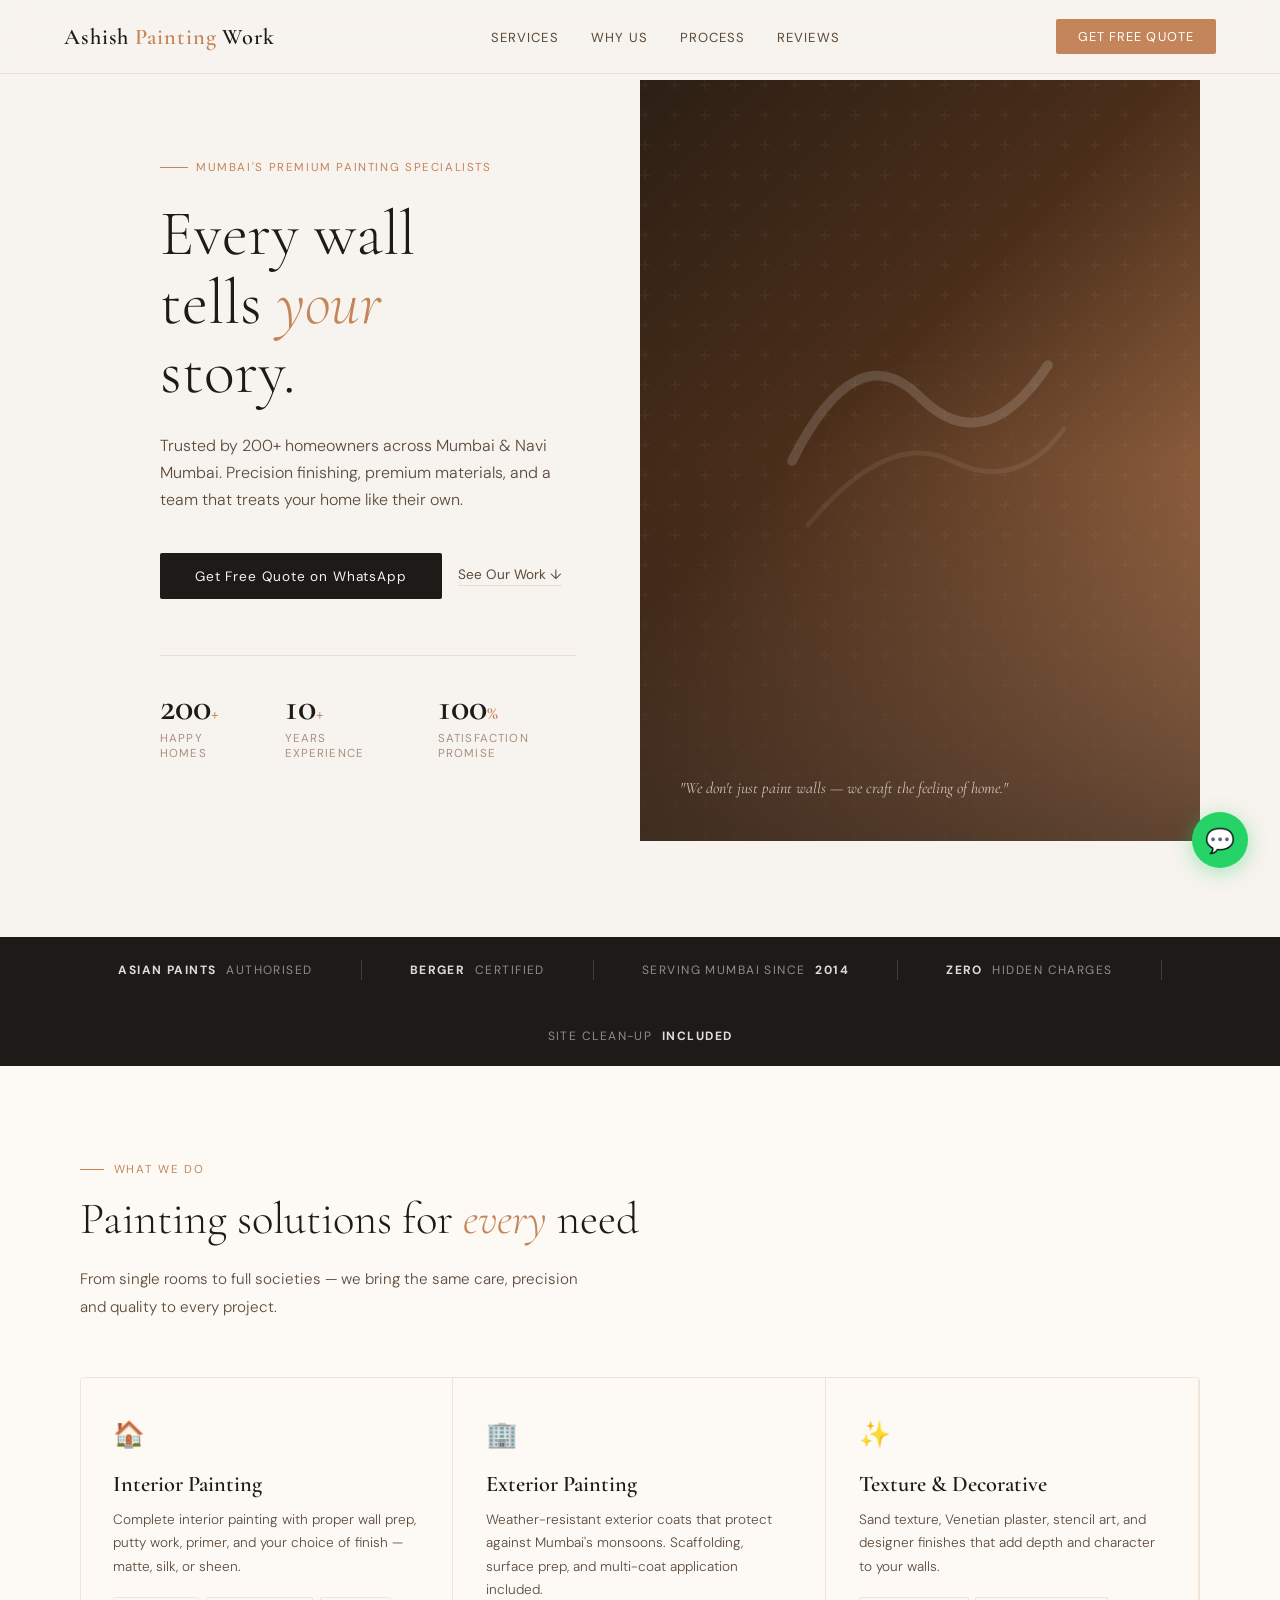
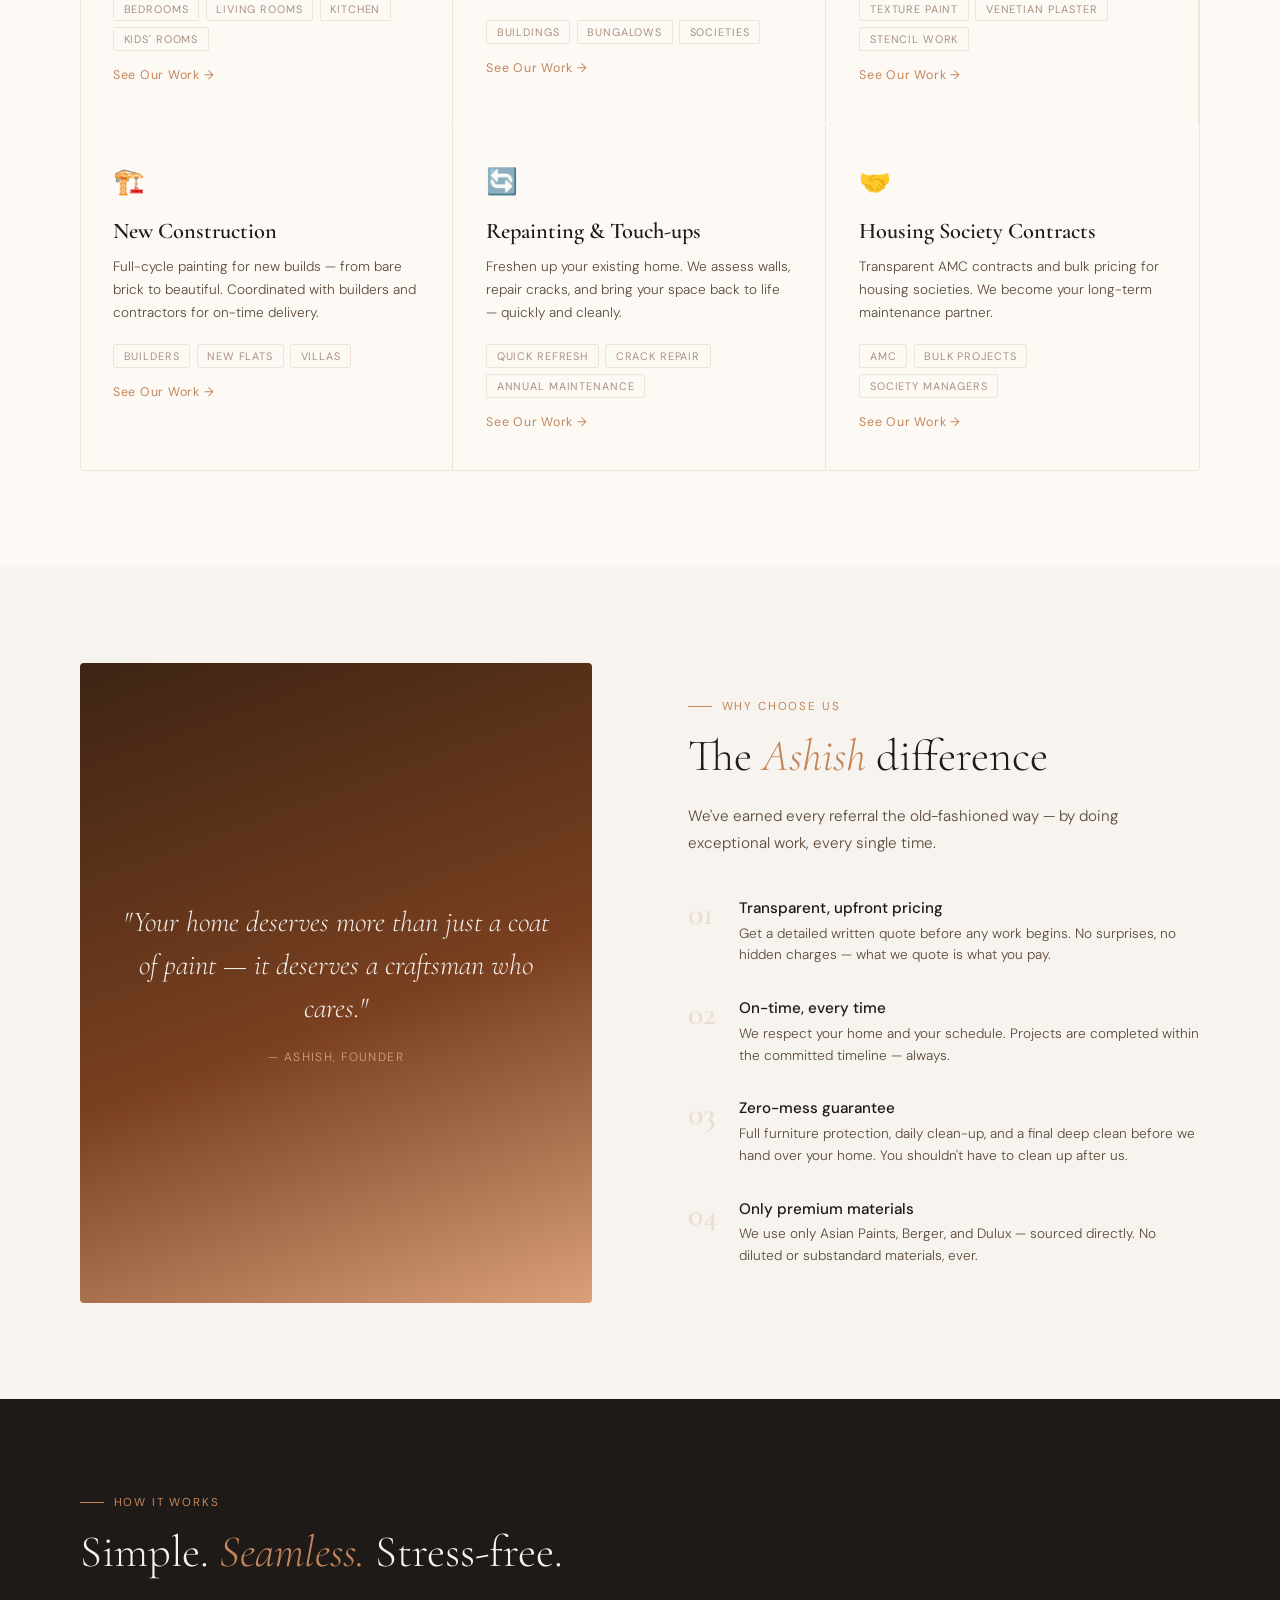
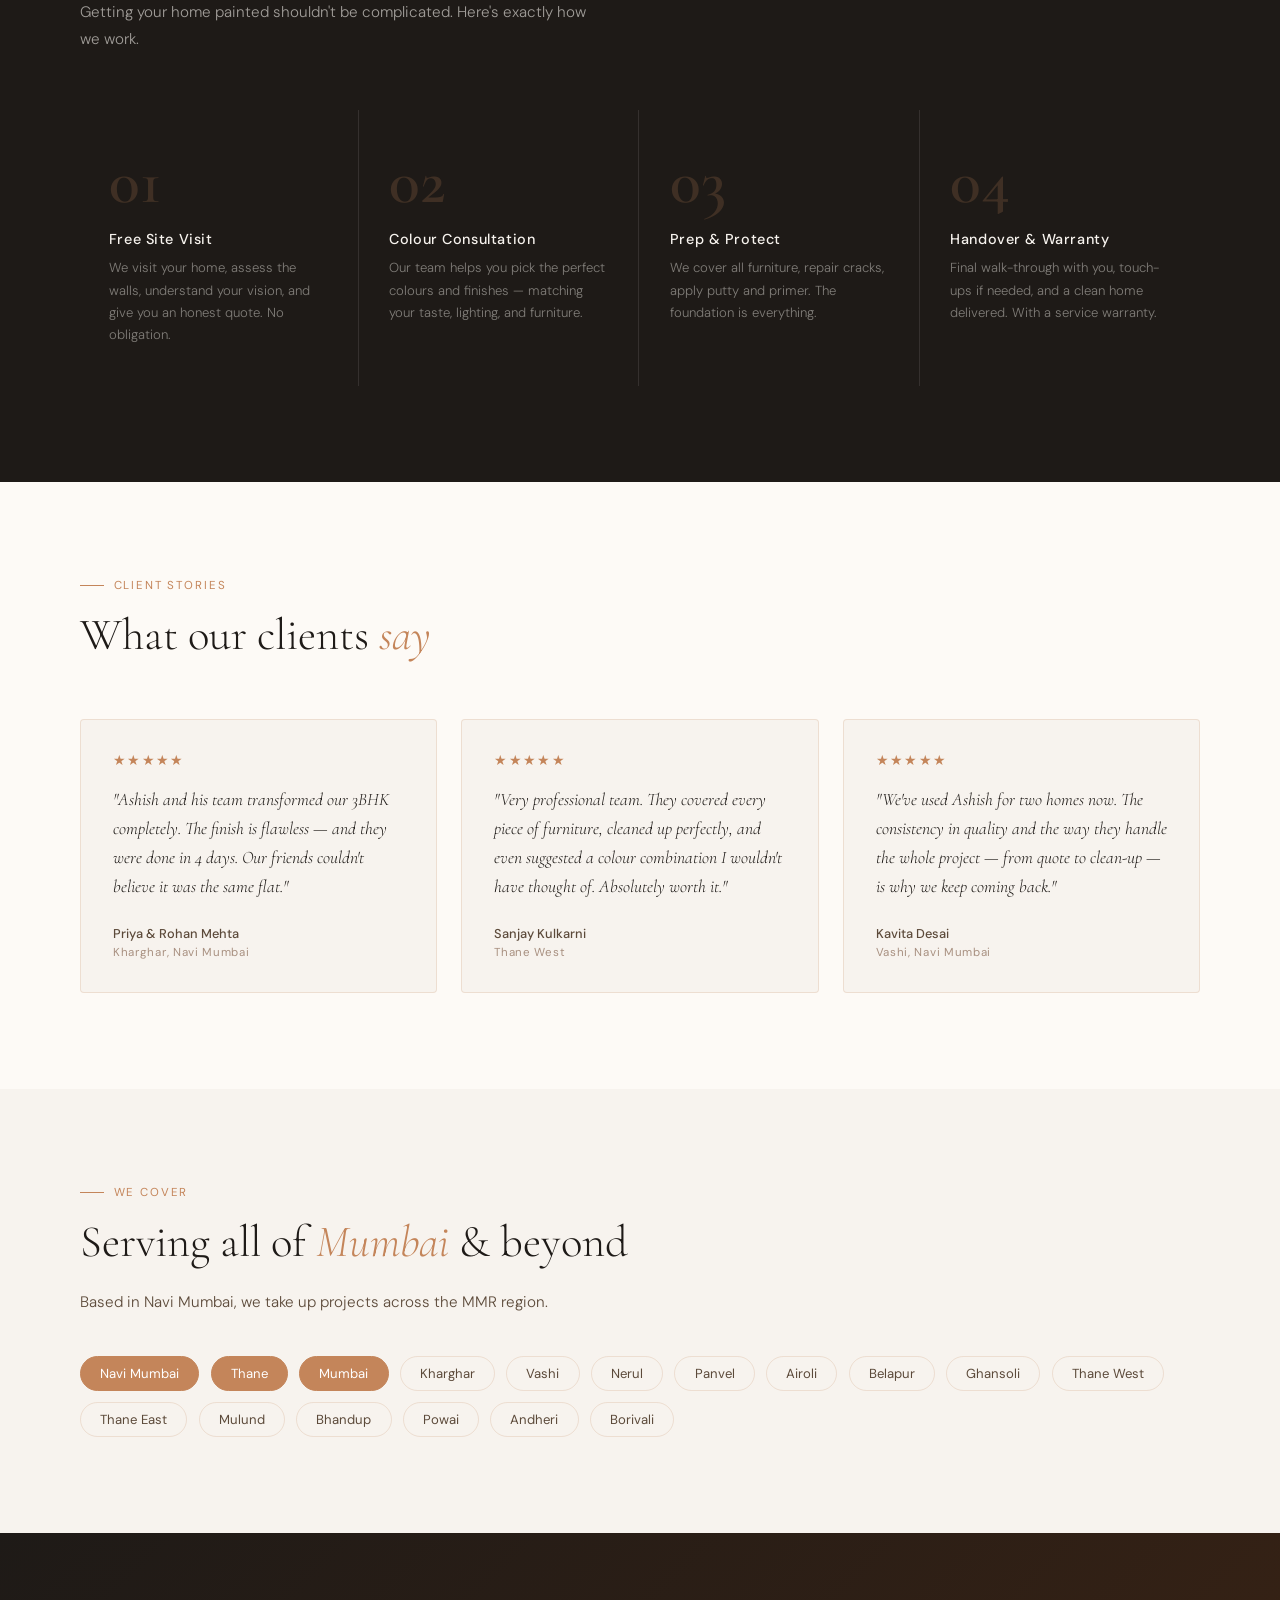
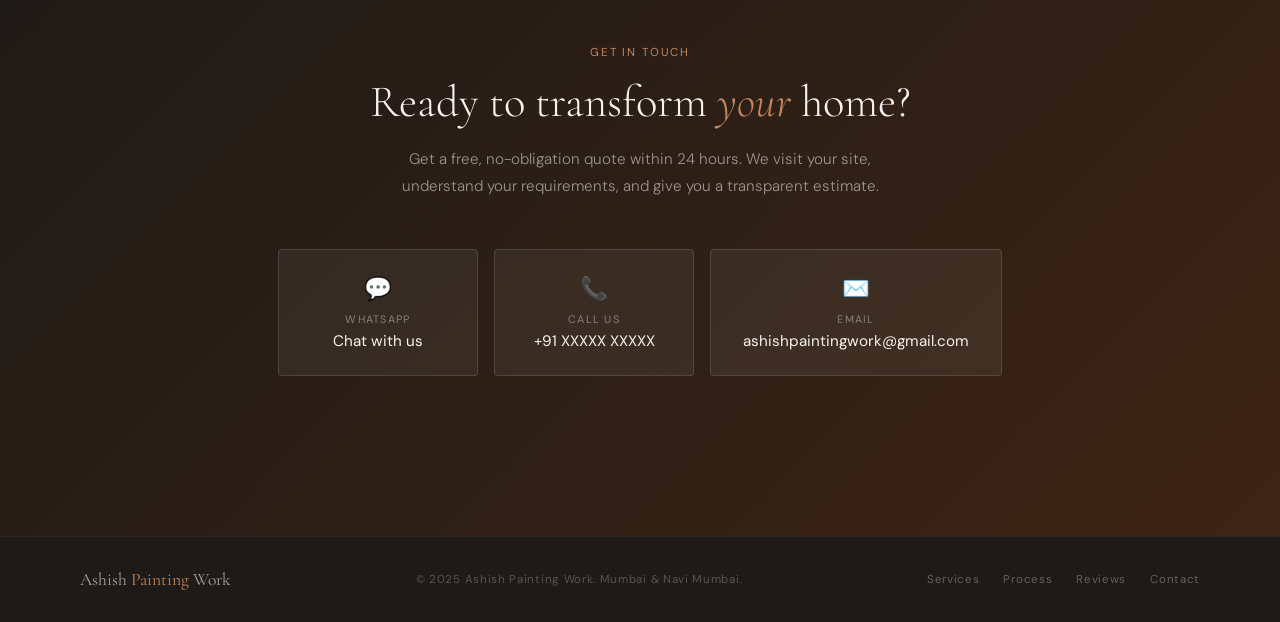
<file: index.html>
<!DOCTYPE html>
<html lang="en">
<head>
<meta charset="UTF-8">
<meta name="viewport" content="width=device-width, initial-scale=1.0">
<title>Ashish Painting Work — Premium Home Painting, Mumbai & Navi Mumbai</title>
<meta name="description" content="Mumbai's trusted premium home painting service. Serving Navi Mumbai, Thane & beyond. Quality finishes, on-time delivery, zero compromise.">
<link rel="preconnect" href="https://fonts.googleapis.com">
<link href="https://fonts.googleapis.com/css2?family=Cormorant+Garamond:ital,wght@0,300;0,400;0,600;1,300;1,400&family=DM+Sans:wght@300;400;500&display=swap" rel="stylesheet">
<style>
  :root {
    --cream: #F7F3EE;
    --warm-white: #FDFAF6;
    --clay: #C4855A;
    --clay-light: #D9A07A;
    --clay-dark: #8C5230;
    --charcoal: #1E1A17;
    --mid: #5C4A3A;
    --soft: #A89080;
    --border: rgba(196,133,90,0.2);
  }

  *, *::before, *::after { box-sizing: border-box; margin: 0; padding: 0; }

  html { scroll-behavior: smooth; }

  body {
    font-family: 'DM Sans', sans-serif;
    background: var(--cream);
    color: var(--charcoal);
    overflow-x: hidden;
  }

  /* ── NAV ── */
  nav {
    position: fixed; top: 0; left: 0; right: 0; z-index: 100;
    display: flex; justify-content: space-between; align-items: center;
    padding: 1.2rem 4rem;
    background: rgba(247,243,238,0.88);
    backdrop-filter: blur(12px);
    border-bottom: 1px solid var(--border);
    transition: padding 0.3s;
  }
  .nav-logo {
    font-family: 'Cormorant Garamond', serif;
    font-size: 1.4rem; font-weight: 600;
    letter-spacing: 0.04em; color: var(--charcoal);
    text-decoration: none;
  }
  .nav-logo span { color: var(--clay); }
  .nav-links { display: flex; gap: 2rem; list-style: none; }
  .nav-links a {
    font-size: 0.82rem; letter-spacing: 0.08em; text-transform: uppercase;
    text-decoration: none; color: var(--mid);
    transition: color 0.2s;
  }
  .nav-links a:hover { color: var(--clay); }
  .nav-cta {
    background: var(--clay); color: white;
    padding: 0.55rem 1.4rem; border-radius: 2px;
    font-size: 0.8rem; letter-spacing: 0.08em; text-transform: uppercase;
    text-decoration: none; transition: background 0.2s;
  }
  .nav-cta:hover { background: var(--clay-dark); color: white; }

  /* ── HERO ── */
  .hero {
    min-height: 100vh;
    display: grid; grid-template-columns: 1fr 1fr;
    padding-top: 80px;
    overflow: hidden;
  }
  .hero-left {
    display: flex; flex-direction: column; justify-content: center;
    padding: 5rem 4rem 5rem 5rem;
    position: relative;
  }
  .hero-badge {
    display: inline-flex; align-items: center; gap: 0.5rem;
    font-size: 0.72rem; letter-spacing: 0.14em; text-transform: uppercase;
    color: var(--clay); margin-bottom: 1.5rem;
  }
  .hero-badge::before {
    content: ''; width: 28px; height: 1px; background: var(--clay);
  }
  .hero-title {
    font-family: 'Cormorant Garamond', serif;
    font-size: clamp(3rem, 5vw, 5.2rem);
    font-weight: 300; line-height: 1.08;
    color: var(--charcoal); margin-bottom: 1.6rem;
  }
  .hero-title em { font-style: italic; color: var(--clay); }
  .hero-subtitle {
    font-size: 1rem; line-height: 1.7; color: var(--mid);
    max-width: 400px; margin-bottom: 2.5rem;
    font-weight: 300;
  }
  .hero-actions { display: flex; gap: 1rem; align-items: center; flex-wrap: wrap; }
  .btn-primary {
    background: var(--charcoal); color: var(--cream);
    padding: 0.9rem 2.2rem; border-radius: 2px;
    font-size: 0.85rem; letter-spacing: 0.06em;
    text-decoration: none; transition: background 0.2s, transform 0.2s;
    display: inline-block;
  }
  .btn-primary:hover { background: var(--clay); transform: translateY(-1px); }
  .btn-secondary {
    color: var(--mid); font-size: 0.85rem;
    text-decoration: none; display: flex; align-items: center; gap: 0.4rem;
    border-bottom: 1px solid var(--border); padding-bottom: 2px;
    transition: color 0.2s, border-color 0.2s;
  }
  .btn-secondary:hover { color: var(--clay); border-color: var(--clay); }

  .hero-stats {
    display: flex; gap: 2.5rem; margin-top: 3.5rem;
    padding-top: 2rem; border-top: 1px solid var(--border);
  }
  .stat-num {
    font-family: 'Cormorant Garamond', serif;
    font-size: 2.4rem; font-weight: 600; color: var(--charcoal);
    line-height: 1;
  }
  .stat-num span { font-size: 1.2rem; color: var(--clay); }
  .stat-label { font-size: 0.72rem; letter-spacing: 0.1em; text-transform: uppercase; color: var(--soft); margin-top: 0.3rem; }

  .hero-right {
    position: relative; overflow: hidden;
    background: var(--charcoal);
  }
  .hero-visual {
    width: 100%; height: 100%;
    background: linear-gradient(135deg, #2C1F14 0%, #4A2E1A 40%, #C4855A 100%);
    position: relative;
    display: flex; align-items: center; justify-content: center;
  }
  .hero-visual::before {
    content: '';
    position: absolute; inset: 0;
    background: url("data:image/svg+xml,%3Csvg width='60' height='60' viewBox='0 0 60 60' xmlns='http://www.w3.org/2000/svg'%3E%3Cg fill='none' fill-rule='evenodd'%3E%3Cg fill='%23ffffff' fill-opacity='0.03'%3E%3Cpath d='M36 34v-4h-2v4h-4v2h4v4h2v-4h4v-2h-4zm0-30V0h-2v4h-4v2h4v4h2V6h4V4h-4zM6 34v-4H4v4H0v2h4v4h2v-4h4v-2H6zM6 4V0H4v4H0v2h4v4h2V6h4V4H6z'/%3E%3C/g%3E%3C/g%3E%3C/svg%3E");
  }
  .hero-img-overlay {
    position: absolute; inset: 0;
    background: linear-gradient(to bottom, transparent 50%, rgba(30,26,23,0.6) 100%);
  }
  .hero-img-text {
    position: absolute; bottom: 2.5rem; left: 2.5rem; right: 2.5rem;
    font-family: 'Cormorant Garamond', serif;
    font-size: 1rem; font-style: italic; color: rgba(255,255,255,0.7);
    line-height: 1.6;
  }
  /* Paint stroke decorative SVG */
  .brush-stroke {
    width: 320px; height: 320px; opacity: 0.15;
  }

  /* ── TRUST BAR ── */
  .trust-bar {
    background: var(--charcoal);
    padding: 1.4rem 5rem;
    display: flex; align-items: center; justify-content: center;
    gap: 3rem; flex-wrap: wrap;
  }
  .trust-item {
    font-size: 0.75rem; letter-spacing: 0.12em; text-transform: uppercase;
    color: rgba(255,255,255,0.5); display: flex; align-items: center; gap: 0.6rem;
  }
  .trust-item strong { color: rgba(255,255,255,0.85); }
  .trust-divider { width: 1px; height: 20px; background: rgba(255,255,255,0.15); }

  /* ── SECTION SHARED ── */
  section { padding: 6rem 5rem; }
  .section-eyebrow {
    font-size: 0.72rem; letter-spacing: 0.16em; text-transform: uppercase;
    color: var(--clay); margin-bottom: 1rem;
    display: flex; align-items: center; gap: 0.6rem;
  }
  .section-eyebrow::before { content: ''; width: 24px; height: 1px; background: var(--clay); }
  .section-title {
    font-family: 'Cormorant Garamond', serif;
    font-size: clamp(2rem, 3.5vw, 3.2rem);
    font-weight: 300; line-height: 1.2; color: var(--charcoal);
    margin-bottom: 1.2rem;
  }
  .section-title em { font-style: italic; color: var(--clay); }
  .section-body { font-size: 0.95rem; line-height: 1.8; color: var(--mid); max-width: 520px; font-weight: 300; }

  /* ── SERVICES ── */
  #services { background: var(--warm-white); }
  .services-grid {
    display: grid; grid-template-columns: repeat(3, 1fr);
    gap: 1.5px; margin-top: 3.5rem;
    border: 1.5px solid var(--border); border-radius: 4px; overflow: hidden;
  }
  .service-card {
    background: var(--warm-white); padding: 2.5rem 2rem;
    border-right: 1.5px solid var(--border);
    transition: background 0.3s;
    position: relative; overflow: hidden;
  }
  .service-card:last-child { border-right: none; }
  .service-card::before {
    content: ''; position: absolute; bottom: 0; left: 0;
    width: 0; height: 2px; background: var(--clay);
    transition: width 0.4s;
  }
  .service-card:hover { background: #FDF5EE; }
  .service-card:hover::before { width: 100%; }
  .service-icon {
    font-size: 1.6rem; margin-bottom: 1.2rem;
  }
  .service-name {
    font-family: 'Cormorant Garamond', serif;
    font-size: 1.4rem; font-weight: 600; color: var(--charcoal);
    margin-bottom: 0.7rem;
  }
  .service-desc {
    font-size: 0.85rem; line-height: 1.7; color: var(--mid); font-weight: 300;
  }
  .service-tags {
    display: flex; flex-wrap: wrap; gap: 0.4rem; margin-top: 1.2rem;
  }
  .tag {
    font-size: 0.68rem; letter-spacing: 0.08em; text-transform: uppercase;
    padding: 0.25rem 0.6rem; border: 1px solid var(--border);
    color: var(--soft); border-radius: 2px;
  }

  /* ── WHY US ── */
  #why {
    display: grid; grid-template-columns: 1fr 1fr; gap: 6rem;
    align-items: center;
  }
  .why-visual {
    background: var(--charcoal); border-radius: 4px;
    aspect-ratio: 4/5; position: relative; overflow: hidden;
    display: flex; align-items: center; justify-content: center;
  }
  .why-visual-inner {
    width: 100%; height: 100%;
    background: linear-gradient(160deg, #3D2414 0%, #7A4020 55%, var(--clay-light) 100%);
    display: flex; align-items: center; justify-content: center;
  }
  .why-quote {
    font-family: 'Cormorant Garamond', serif;
    font-size: 1.8rem; font-style: italic; font-weight: 300;
    color: rgba(255,255,255,0.9); text-align: center; padding: 2rem;
    line-height: 1.5;
  }
  .why-quote cite {
    display: block; margin-top: 1.2rem;
    font-size: 0.75rem; font-style: normal;
    letter-spacing: 0.12em; text-transform: uppercase;
    color: var(--clay-light); font-family: 'DM Sans', sans-serif;
  }
  .why-points { display: flex; flex-direction: column; gap: 2rem; margin-top: 2.5rem; }
  .why-point { display: flex; gap: 1.2rem; align-items: flex-start; }
  .why-number {
    font-family: 'Cormorant Garamond', serif;
    font-size: 2rem; font-weight: 600; color: var(--border);
    line-height: 1; flex-shrink: 0; width: 2rem;
  }
  .why-point-title {
    font-size: 0.95rem; font-weight: 500; color: var(--charcoal); margin-bottom: 0.3rem;
  }
  .why-point-desc { font-size: 0.85rem; color: var(--mid); line-height: 1.6; font-weight: 300; }

  /* ── PROCESS ── */
  #process { background: var(--charcoal); color: var(--cream); }
  #process .section-title { color: var(--cream); }
  #process .section-body { color: rgba(247,243,238,0.6); }
  .process-steps {
    display: grid; grid-template-columns: repeat(4, 1fr);
    gap: 2px; margin-top: 3.5rem;
  }
  .process-step {
    padding: 2.5rem 1.8rem;
    border-right: 1px solid rgba(247,243,238,0.1);
    position: relative;
  }
  .process-step:last-child { border-right: none; }
  .step-num {
    font-family: 'Cormorant Garamond', serif;
    font-size: 4rem; font-weight: 600; line-height: 1;
    color: rgba(196,133,90,0.2); margin-bottom: 1rem;
  }
  .step-title {
    font-size: 0.9rem; font-weight: 500; color: var(--cream);
    margin-bottom: 0.6rem; letter-spacing: 0.04em;
  }
  .step-desc { font-size: 0.82rem; color: rgba(247,243,238,0.45); line-height: 1.7; font-weight: 300; }

  /* ── TESTIMONIALS ── */
  #testimonials { background: var(--warm-white); }
  .testimonials-grid {
    display: grid; grid-template-columns: repeat(3, 1fr);
    gap: 1.5rem; margin-top: 3.5rem;
  }
  .testimonial-card {
    background: var(--cream); border: 1px solid var(--border);
    border-radius: 4px; padding: 2rem;
    transition: box-shadow 0.3s;
  }
  .testimonial-card:hover { box-shadow: 0 8px 32px rgba(196,133,90,0.12); }
  .stars { color: var(--clay); font-size: 0.85rem; margin-bottom: 1rem; letter-spacing: 0.1em; }
  .testimonial-text {
    font-family: 'Cormorant Garamond', serif;
    font-size: 1.1rem; font-style: italic; font-weight: 300;
    line-height: 1.65; color: var(--charcoal); margin-bottom: 1.5rem;
  }
  .testimonial-author { font-size: 0.8rem; font-weight: 500; color: var(--mid); }
  .testimonial-location { font-size: 0.72rem; color: var(--soft); margin-top: 0.15rem; letter-spacing: 0.06em; }

  /* ── SERVICE AREAS ── */
  #areas { background: var(--cream); }
  .areas-grid {
    display: flex; flex-wrap: wrap; gap: 0.7rem; margin-top: 2.5rem;
  }
  .area-chip {
    padding: 0.5rem 1.2rem;
    border: 1px solid var(--border); border-radius: 100px;
    font-size: 0.82rem; color: var(--mid);
    transition: all 0.2s;
  }
  .area-chip:hover { border-color: var(--clay); color: var(--clay); background: rgba(196,133,90,0.05); }
  .area-chip.primary {
    background: var(--clay); color: white; border-color: var(--clay);
  }

  /* ── CTA SECTION ── */
  #contact {
    background: linear-gradient(135deg, #1E1A17 0%, #3D2414 100%);
    text-align: center; padding: 7rem 5rem;
  }
  #contact .section-eyebrow { justify-content: center; }
  #contact .section-eyebrow::before { display: none; }
  #contact .section-title { color: var(--cream); text-align: center; margin: 0 auto 1rem; }
  #contact .section-body { color: rgba(247,243,238,0.55); text-align: center; margin: 0 auto 3rem; }
  .contact-options {
    display: flex; gap: 1rem; justify-content: center; flex-wrap: wrap;
    margin-bottom: 3rem;
  }
  .contact-card {
    background: rgba(255,255,255,0.06);
    border: 1px solid rgba(255,255,255,0.12);
    border-radius: 4px; padding: 1.5rem 2rem;
    text-decoration: none; color: var(--cream);
    transition: background 0.2s, border-color 0.2s;
    text-align: center; min-width: 200px;
  }
  .contact-card:hover { background: rgba(196,133,90,0.15); border-color: var(--clay); }
  .contact-card-icon { font-size: 1.4rem; margin-bottom: 0.6rem; }
  .contact-card-label { font-size: 0.68rem; letter-spacing: 0.12em; text-transform: uppercase; color: rgba(255,255,255,0.4); margin-bottom: 0.3rem; }
  .contact-card-value { font-size: 0.95rem; font-weight: 400; }

  /* ── FOOTER ── */
  footer {
    background: var(--charcoal); padding: 2rem 5rem;
    display: flex; justify-content: space-between; align-items: center;
    border-top: 1px solid rgba(255,255,255,0.06); flex-wrap: wrap; gap: 1rem;
  }
  .footer-logo {
    font-family: 'Cormorant Garamond', serif;
    font-size: 1.1rem; color: rgba(255,255,255,0.6);
  }
  .footer-logo span { color: var(--clay); }
  .footer-copy { font-size: 0.72rem; color: rgba(255,255,255,0.25); letter-spacing: 0.06em; }
  .footer-links { display: flex; gap: 1.5rem; }
  .footer-links a { font-size: 0.72rem; color: rgba(255,255,255,0.3); text-decoration: none; letter-spacing: 0.06em; transition: color 0.2s; }
  .footer-links a:hover { color: var(--clay); }

  /* ── WHATSAPP FLOAT ── */
  .whatsapp-float {
    position: fixed; bottom: 2rem; right: 2rem; z-index: 200;
    background: #25D366; color: white;
    width: 56px; height: 56px; border-radius: 50%;
    display: flex; align-items: center; justify-content: center;
    font-size: 1.5rem; text-decoration: none;
    box-shadow: 0 4px 20px rgba(37,211,102,0.4);
    transition: transform 0.2s, box-shadow 0.2s;
  }
  .whatsapp-float:hover {
    transform: scale(1.1);
    box-shadow: 0 6px 28px rgba(37,211,102,0.55);
  }

  /* ── ANIMATIONS ── */
  .fade-up {
    opacity: 0; transform: translateY(24px);
    animation: fadeUp 0.7s ease forwards;
  }
  @keyframes fadeUp {
    to { opacity: 1; transform: translateY(0); }
  }
  .delay-1 { animation-delay: 0.15s; }
  .delay-2 { animation-delay: 0.3s; }
  .delay-3 { animation-delay: 0.45s; }
  .delay-4 { animation-delay: 0.6s; }

  /* ── RESPONSIVE ── */
  @media (max-width: 900px) {
    nav { padding: 1rem 1.5rem; }
    .nav-links { display: none; }
    .hero { grid-template-columns: 1fr; }
    .hero-right { height: 300px; }
    .hero-left { padding: 3rem 1.5rem; }
    section { padding: 4rem 1.5rem; }
    .services-grid { grid-template-columns: 1fr; }
    .service-card { border-right: none; border-bottom: 1.5px solid var(--border); }
    #why { grid-template-columns: 1fr; gap: 2.5rem; }
    .process-steps { grid-template-columns: 1fr 1fr; }
    .process-step { border-bottom: 1px solid rgba(247,243,238,0.1); }
    .testimonials-grid { grid-template-columns: 1fr; }
    footer { flex-direction: column; text-align: center; padding: 2rem 1.5rem; }
    #contact { padding: 4rem 1.5rem; }
    .trust-bar { padding: 1.2rem 1.5rem; gap: 1.2rem; }
    .trust-divider { display: none; }
  }
</style>
</head>
<body>

<!-- NAV -->
<nav>
  <a href="#" class="nav-logo">Ashish <span>Painting</span> Work</a>
  <ul class="nav-links">
    <li><a href="#services">Services</a></li>
    <li><a href="#why">Why Us</a></li>
    <li><a href="#process">Process</a></li>
    <li><a href="#testimonials">Reviews</a></li>
  </ul>
  <a href="https://wa.me/91XXXXXXXXXX?text=Hi%2C%20I%27m%20interested%20in%20a%20painting%20quote" class="nav-cta" target="_blank">Get Free Quote</a>
</nav>

<!-- HERO -->
<section class="hero">
  <div class="hero-left">
    <div class="hero-badge fade-up">Mumbai's Premium Painting Specialists</div>
    <h1 class="hero-title fade-up delay-1">
      Every wall<br>tells <em>your</em><br>story.
    </h1>
    <p class="hero-subtitle fade-up delay-2">
      Trusted by 200+ homeowners across Mumbai & Navi Mumbai. Precision finishing, premium materials, and a team that treats your home like their own.
    </p>
    <div class="hero-actions fade-up delay-3">
      <a href="https://wa.me/91XXXXXXXXXX?text=Hi%2C%20I%27d%20like%20a%20free%20quote" class="btn-primary" target="_blank">Get Free Quote on WhatsApp</a>
      <a href="#services" class="btn-secondary">See Our Work ↓</a>
    </div>
    <div class="hero-stats fade-up delay-4">
      <div>
        <div class="stat-num">200<span>+</span></div>
        <div class="stat-label">Happy Homes</div>
      </div>
      <div>
        <div class="stat-num">10<span>+</span></div>
        <div class="stat-label">Years Experience</div>
      </div>
      <div>
        <div class="stat-num">100<span>%</span></div>
        <div class="stat-label">Satisfaction Promise</div>
      </div>
    </div>
  </div>
  <div class="hero-right">
    <div class="hero-visual">
      <svg class="brush-stroke" viewBox="0 0 200 200" fill="none" xmlns="http://www.w3.org/2000/svg">
        <path d="M20 100 Q60 20 100 60 Q140 100 180 40" stroke="white" stroke-width="6" stroke-linecap="round" fill="none"/>
        <path d="M30 140 Q80 80 120 100 Q160 120 190 80" stroke="white" stroke-width="3" stroke-linecap="round" fill="none" opacity="0.5"/>
        <circle cx="100" cy="100" r="60" stroke="white" stroke-width="1" opacity="0.1"/>
        <circle cx="100" cy="100" r="40" stroke="white" stroke-width="0.5" opacity="0.08"/>
      </svg>
      <div class="hero-img-overlay"></div>
      <div class="hero-img-text">
        "We don't just paint walls — we craft the feeling of home."
      </div>
    </div>
  </div>
</section>

<!-- TRUST BAR -->
<div class="trust-bar">
  <div class="trust-item"><strong>Asian Paints</strong> Authorised</div>
  <div class="trust-divider"></div>
  <div class="trust-item"><strong>Berger</strong> Certified</div>
  <div class="trust-divider"></div>
  <div class="trust-item">Serving Mumbai since <strong>2014</strong></div>
  <div class="trust-divider"></div>
  <div class="trust-item"><strong>Zero</strong> Hidden Charges</div>
  <div class="trust-divider"></div>
  <div class="trust-item">Site Clean-up <strong>Included</strong></div>
</div>

<!-- SERVICES -->
<section id="services">
  <div class="section-eyebrow">What We Do</div>
  <h2 class="section-title">Painting solutions for <em>every</em> need</h2>
  <p class="section-body">From single rooms to full societies — we bring the same care, precision and quality to every project.</p>

  <div class="services-grid">
    <a href="interior-painting.html" class="service-card" style="text-decoration:none">
      <div class="service-icon">🏠</div>
      <div class="service-name">Interior Painting</div>
      <p class="service-desc">Complete interior painting with proper wall prep, putty work, primer, and your choice of finish — matte, silk, or sheen.</p>
      <div class="service-tags">
        <span class="tag">Bedrooms</span><span class="tag">Living Rooms</span><span class="tag">Kitchen</span><span class="tag">Kids' Rooms</span>
      </div>
      <div style="margin-top:1rem;font-size:0.78rem;color:var(--clay);letter-spacing:0.06em">See Our Work →</div>
    </a>
    <a href="exterior-painting.html" class="service-card" style="text-decoration:none">
      <div class="service-icon">🏢</div>
      <div class="service-name">Exterior Painting</div>
      <p class="service-desc">Weather-resistant exterior coats that protect against Mumbai's monsoons. Scaffolding, surface prep, and multi-coat application included.</p>
      <div class="service-tags">
        <span class="tag">Buildings</span><span class="tag">Bungalows</span><span class="tag">Societies</span>
      </div>
      <div style="margin-top:1rem;font-size:0.78rem;color:var(--clay);letter-spacing:0.06em">See Our Work →</div>
    </a>
    <a href="texture-decorative.html" class="service-card" style="text-decoration:none">
      <div class="service-icon">✨</div>
      <div class="service-name">Texture & Decorative</div>
      <p class="service-desc">Sand texture, Venetian plaster, stencil art, and designer finishes that add depth and character to your walls.</p>
      <div class="service-tags">
        <span class="tag">Texture Paint</span><span class="tag">Venetian Plaster</span><span class="tag">Stencil Work</span>
      </div>
      <div style="margin-top:1rem;font-size:0.78rem;color:var(--clay);letter-spacing:0.06em">See Our Work →</div>
    </a>
    <a href="new-construction.html" class="service-card" style="text-decoration:none">
      <div class="service-icon">🏗️</div>
      <div class="service-name">New Construction</div>
      <p class="service-desc">Full-cycle painting for new builds — from bare brick to beautiful. Coordinated with builders and contractors for on-time delivery.</p>
      <div class="service-tags">
        <span class="tag">Builders</span><span class="tag">New Flats</span><span class="tag">Villas</span>
      </div>
      <div style="margin-top:1rem;font-size:0.78rem;color:var(--clay);letter-spacing:0.06em">See Our Work →</div>
    </a>
    <a href="repainting-touchups.html" class="service-card" style="text-decoration:none">
      <div class="service-icon">🔄</div>
      <div class="service-name">Repainting & Touch-ups</div>
      <p class="service-desc">Freshen up your existing home. We assess walls, repair cracks, and bring your space back to life — quickly and cleanly.</p>
      <div class="service-tags">
        <span class="tag">Quick Refresh</span><span class="tag">Crack Repair</span><span class="tag">Annual Maintenance</span>
      </div>
      <div style="margin-top:1rem;font-size:0.78rem;color:var(--clay);letter-spacing:0.06em">See Our Work →</div>
    </a>
    <a href="society-contracts.html" class="service-card" style="text-decoration:none">
      <div class="service-icon">🤝</div>
      <div class="service-name">Housing Society Contracts</div>
      <p class="service-desc">Transparent AMC contracts and bulk pricing for housing societies. We become your long-term maintenance partner.</p>
      <div class="service-tags">
        <span class="tag">AMC</span><span class="tag">Bulk Projects</span><span class="tag">Society Managers</span>
      </div>
      <div style="margin-top:1rem;font-size:0.78rem;color:var(--clay);letter-spacing:0.06em">See Our Work →</div>
    </a>
  </div>
</section>

<!-- WHY US -->
<section id="why">
  <div class="why-visual">
    <div class="why-visual-inner">
      <div class="why-quote">
        "Your home deserves more than just a coat of paint — it deserves a craftsman who cares."
        <cite>— Ashish, Founder</cite>
      </div>
    </div>
  </div>
  <div>
    <div class="section-eyebrow">Why Choose Us</div>
    <h2 class="section-title">The <em>Ashish</em> difference</h2>
    <p class="section-body">We've earned every referral the old-fashioned way — by doing exceptional work, every single time.</p>

    <div class="why-points">
      <div class="why-point">
        <div class="why-number">01</div>
        <div>
          <div class="why-point-title">Transparent, upfront pricing</div>
          <p class="why-point-desc">Get a detailed written quote before any work begins. No surprises, no hidden charges — what we quote is what you pay.</p>
        </div>
      </div>
      <div class="why-point">
        <div class="why-number">02</div>
        <div>
          <div class="why-point-title">On-time, every time</div>
          <p class="why-point-desc">We respect your home and your schedule. Projects are completed within the committed timeline — always.</p>
        </div>
      </div>
      <div class="why-point">
        <div class="why-number">03</div>
        <div>
          <div class="why-point-title">Zero-mess guarantee</div>
          <p class="why-point-desc">Full furniture protection, daily clean-up, and a final deep clean before we hand over your home. You shouldn't have to clean up after us.</p>
        </div>
      </div>
      <div class="why-point">
        <div class="why-number">04</div>
        <div>
          <div class="why-point-title">Only premium materials</div>
          <p class="why-point-desc">We use only Asian Paints, Berger, and Dulux — sourced directly. No diluted or substandard materials, ever.</p>
        </div>
      </div>
    </div>
  </div>
</section>

<!-- PROCESS -->
<section id="process">
  <div class="section-eyebrow">How It Works</div>
  <h2 class="section-title">Simple. <em>Seamless.</em> Stress-free.</h2>
  <p class="section-body">Getting your home painted shouldn't be complicated. Here's exactly how we work.</p>

  <div class="process-steps">
    <div class="process-step">
      <div class="step-num">01</div>
      <div class="step-title">Free Site Visit</div>
      <p class="step-desc">We visit your home, assess the walls, understand your vision, and give you an honest quote. No obligation.</p>
    </div>
    <div class="process-step">
      <div class="step-num">02</div>
      <div class="step-title">Colour Consultation</div>
      <p class="step-desc">Our team helps you pick the perfect colours and finishes — matching your taste, lighting, and furniture.</p>
    </div>
    <div class="process-step">
      <div class="step-num">03</div>
      <div class="step-title">Prep & Protect</div>
      <p class="step-desc">We cover all furniture, repair cracks, apply putty and primer. The foundation is everything.</p>
    </div>
    <div class="process-step">
      <div class="step-num">04</div>
      <div class="step-title">Handover & Warranty</div>
      <p class="step-desc">Final walk-through with you, touch-ups if needed, and a clean home delivered. With a service warranty.</p>
    </div>
  </div>
</section>

<!-- TESTIMONIALS -->
<section id="testimonials">
  <div class="section-eyebrow">Client Stories</div>
  <h2 class="section-title">What our clients <em>say</em></h2>

  <div class="testimonials-grid">
    <div class="testimonial-card">
      <div class="stars">★★★★★</div>
      <p class="testimonial-text">"Ashish and his team transformed our 3BHK completely. The finish is flawless — and they were done in 4 days. Our friends couldn't believe it was the same flat."</p>
      <div class="testimonial-author">Priya & Rohan Mehta</div>
      <div class="testimonial-location">Kharghar, Navi Mumbai</div>
    </div>
    <div class="testimonial-card">
      <div class="stars">★★★★★</div>
      <p class="testimonial-text">"Very professional team. They covered every piece of furniture, cleaned up perfectly, and even suggested a colour combination I wouldn't have thought of. Absolutely worth it."</p>
      <div class="testimonial-author">Sanjay Kulkarni</div>
      <div class="testimonial-location">Thane West</div>
    </div>
    <div class="testimonial-card">
      <div class="stars">★★★★★</div>
      <p class="testimonial-text">"We've used Ashish for two homes now. The consistency in quality and the way they handle the whole project — from quote to clean-up — is why we keep coming back."</p>
      <div class="testimonial-author">Kavita Desai</div>
      <div class="testimonial-location">Vashi, Navi Mumbai</div>
    </div>
  </div>
</section>

<!-- SERVICE AREAS -->
<section id="areas">
  <div class="section-eyebrow">We Cover</div>
  <h2 class="section-title">Serving all of <em>Mumbai</em> & beyond</h2>
  <p class="section-body">Based in Navi Mumbai, we take up projects across the MMR region.</p>
  <div class="areas-grid">
    <span class="area-chip primary">Navi Mumbai</span>
    <span class="area-chip primary">Thane</span>
    <span class="area-chip primary">Mumbai</span>
    <span class="area-chip">Kharghar</span>
    <span class="area-chip">Vashi</span>
    <span class="area-chip">Nerul</span>
    <span class="area-chip">Panvel</span>
    <span class="area-chip">Airoli</span>
    <span class="area-chip">Belapur</span>
    <span class="area-chip">Ghansoli</span>
    <span class="area-chip">Thane West</span>
    <span class="area-chip">Thane East</span>
    <span class="area-chip">Mulund</span>
    <span class="area-chip">Bhandup</span>
    <span class="area-chip">Powai</span>
    <span class="area-chip">Andheri</span>
    <span class="area-chip">Borivali</span>
  </div>
</section>

<!-- CTA / CONTACT -->
<section id="contact">
  <div class="section-eyebrow">Get In Touch</div>
  <h2 class="section-title" style="max-width:600px;">Ready to transform <em>your</em> home?</h2>
  <p class="section-body" style="max-width:480px;">Get a free, no-obligation quote within 24 hours. We visit your site, understand your requirements, and give you a transparent estimate.</p>

  <div class="contact-options">
    <a href="https://wa.me/91XXXXXXXXXX?text=Hi%20Ashish%2C%20I%27d%20like%20a%20free%20quote%20for%20painting" class="contact-card" target="_blank">
      <div class="contact-card-icon">💬</div>
      <div class="contact-card-label">WhatsApp</div>
      <div class="contact-card-value">Chat with us</div>
    </a>
    <a href="tel:+91XXXXXXXXXX" class="contact-card">
      <div class="contact-card-icon">📞</div>
      <div class="contact-card-label">Call Us</div>
      <div class="contact-card-value">+91 XXXXX XXXXX</div>
    </a>
    <a href="mailto:ashishpaintingwork@gmail.com" class="contact-card">
      <div class="contact-card-icon">✉️</div>
      <div class="contact-card-label">Email</div>
      <div class="contact-card-value">ashishpaintingwork@gmail.com</div>
    </a>
  </div>
</section>

<!-- FOOTER -->
<footer>
  <div class="footer-logo">Ashish <span>Painting</span> Work</div>
  <div class="footer-copy">© 2025 Ashish Painting Work. Mumbai & Navi Mumbai.</div>
  <div class="footer-links">
    <a href="#services">Services</a>
    <a href="#process">Process</a>
    <a href="#testimonials">Reviews</a>
    <a href="#contact">Contact</a>
  </div>
</footer>

<!-- WHATSAPP FLOAT -->
<a href="https://wa.me/91XXXXXXXXXX?text=Hi%20Ashish%2C%20I%27m%20interested%20in%20a%20painting%20quote" class="whatsapp-float" target="_blank" title="Chat on WhatsApp">💬</a>

</body>
</html>
</file>
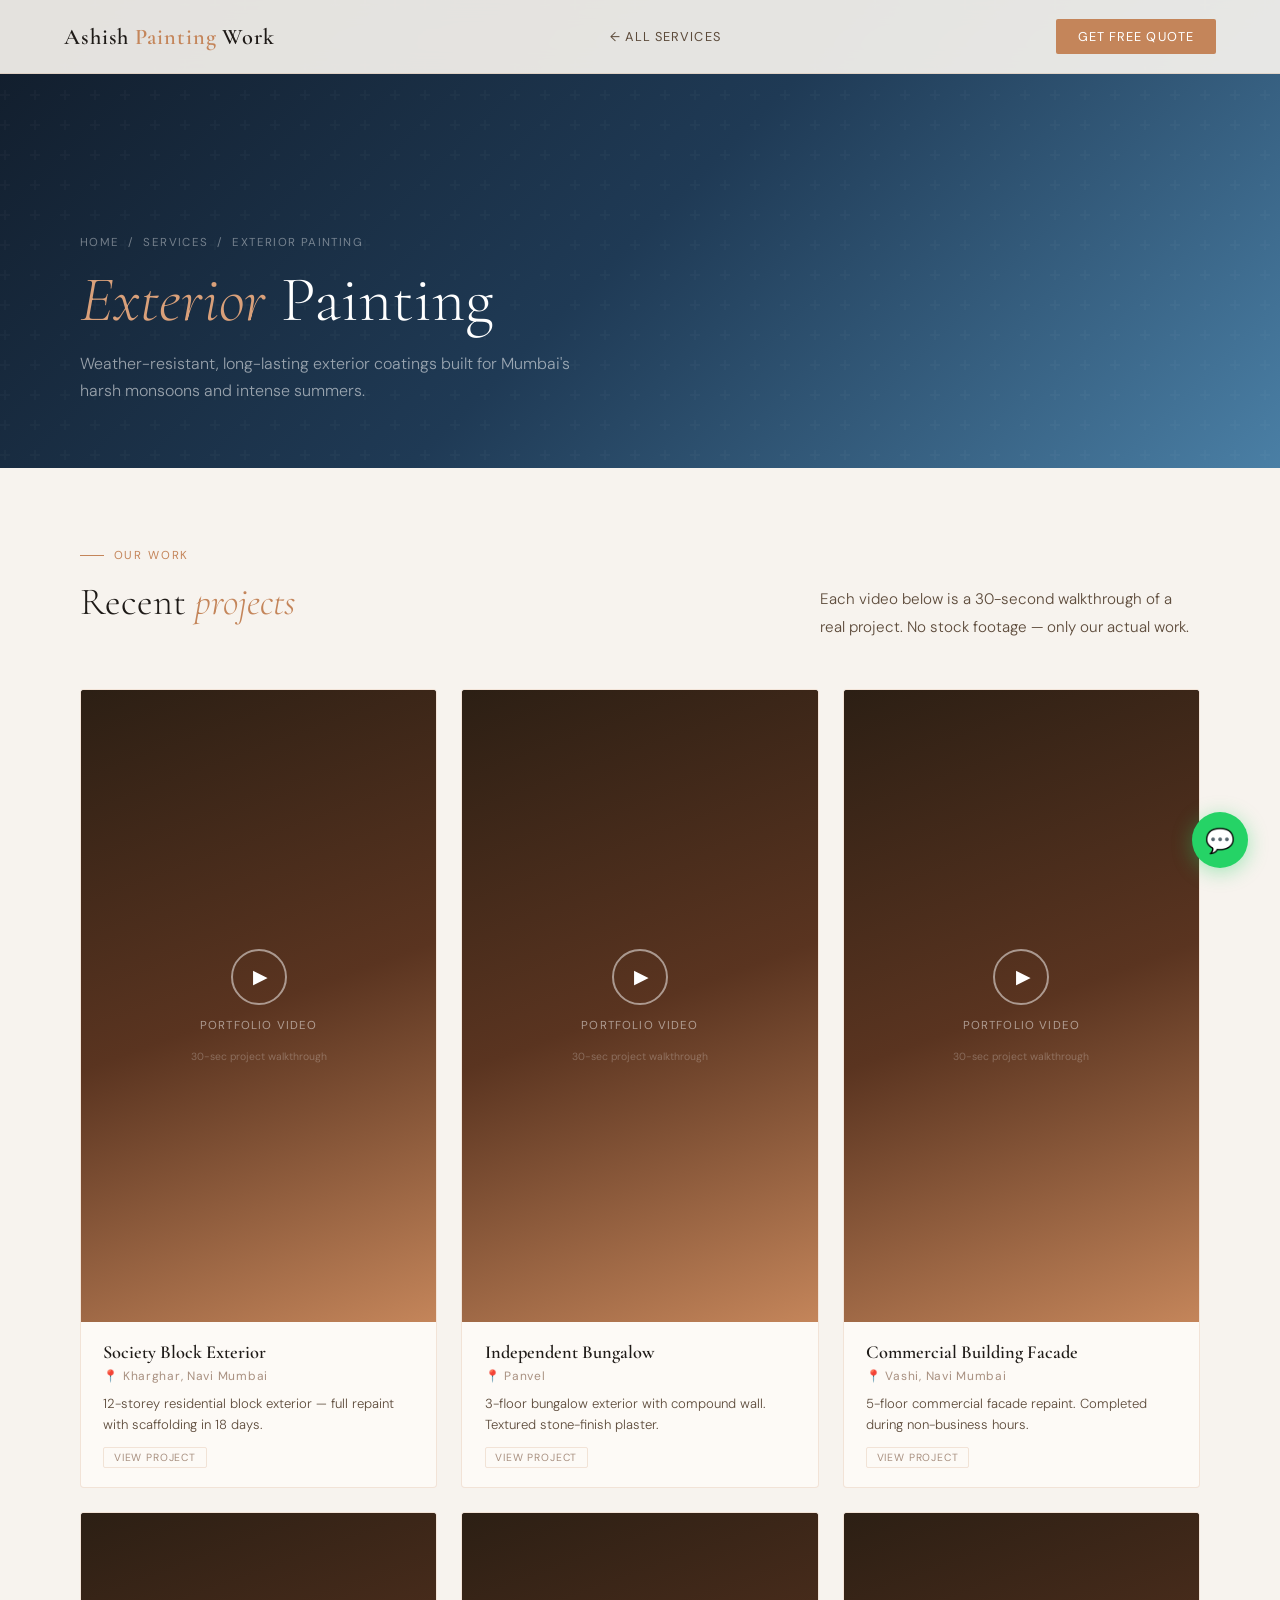
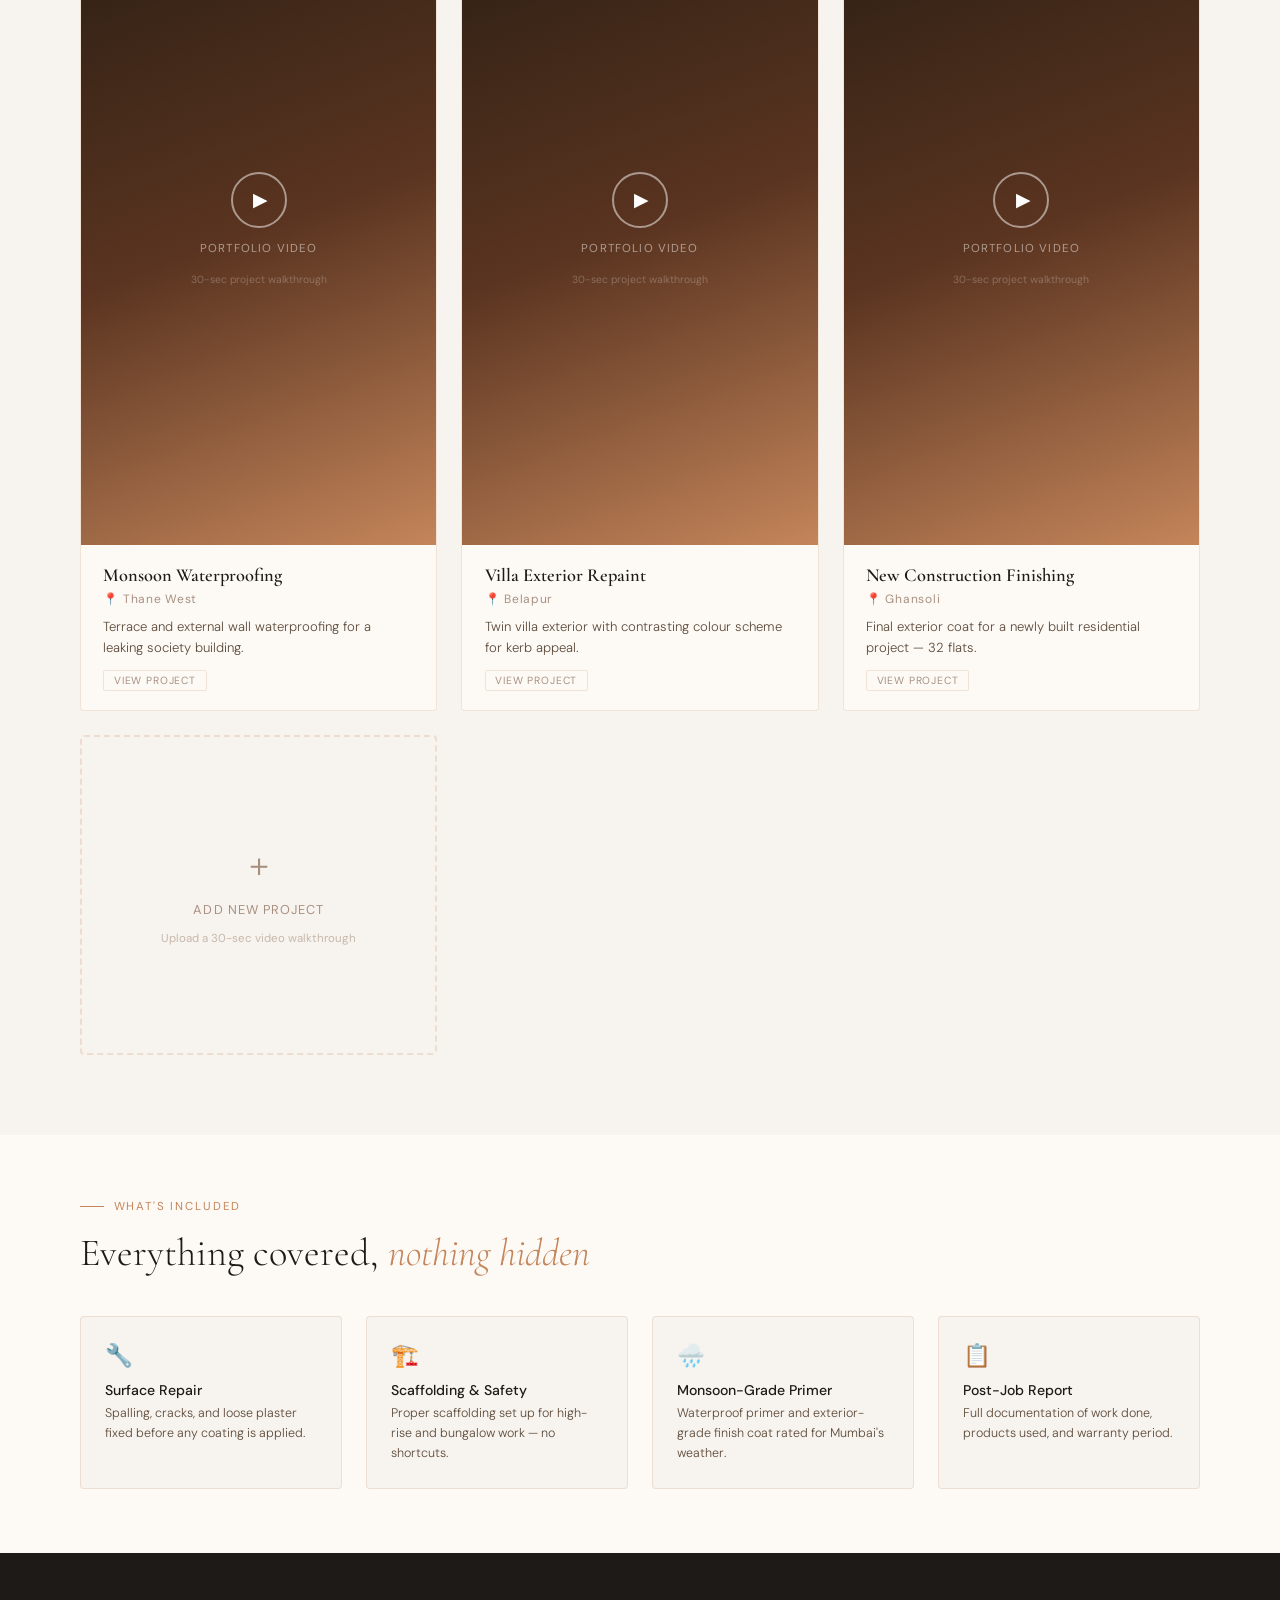
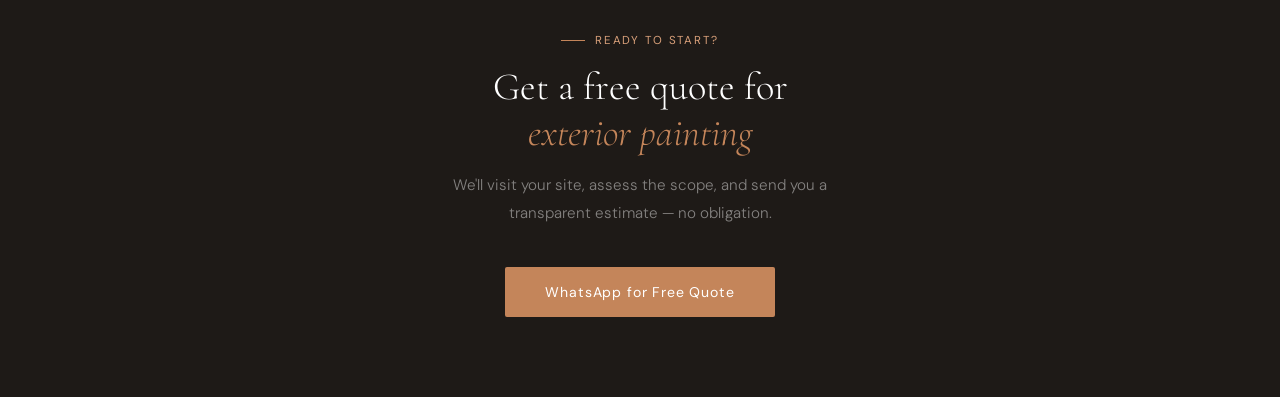
<file: exterior-painting.html>
<!DOCTYPE html>
<html lang="en">
<head>
<meta charset="UTF-8">
<meta name="viewport" content="width=device-width, initial-scale=1.0">
<title>Exterior Painting — Ashish Painting Work, Mumbai</title>
<meta name="description" content="Weather-resistant, long-lasting exterior coatings built for Mumbai's harsh monsoons and intense summers.">
<link rel="stylesheet" href="shared.css">
</head>
<body>

<nav>
  <a href="index.html" class="nav-logo">Ashish <span>Painting</span> Work</a>
  <a href="index.html#services" class="nav-back">← All Services</a>
  <a href="https://wa.me/91XXXXXXXXXX?text=Hi%2C%20I%27m%20interested%20in%20Exterior%20Painting" class="nav-cta" target="_blank">Get Free Quote</a>
</nav>

<div class="page-hero">
  <div class="page-hero-bg" style="background: linear-gradient(135deg, #111C2A, #1F3A55, #4A7FA5);"></div>
  <div class="page-hero-content">
    <div class="breadcrumb"><a href="index.html">Home</a> &nbsp;/&nbsp; <a href="index.html#services">Services</a> &nbsp;/&nbsp; Exterior Painting</div>
    <h1 class="page-title"><em>Exterior</em> Painting</h1>
    <p class="page-subtitle">Weather-resistant, long-lasting exterior coatings built for Mumbai's harsh monsoons and intense summers.</p>
  </div>
</div>

<section class="portfolio-section">
  <div class="portfolio-intro">
    <div>
      <div class="section-eyebrow">Our Work</div>
      <h2 class="section-title">Recent <em>projects</em></h2>
    </div>
    <p class="section-body" style="max-width:380px">Each video below is a 30-second walkthrough of a real project. No stock footage — only our actual work.</p>
  </div>
  <div class="portfolio-grid">
    <div class="portfolio-card">
      <div class="video-wrapper">
        <div class="video-placeholder">
          <div class="video-play-icon">▶</div>
          <div class="video-label">Portfolio Video</div>
          <div class="video-upload-hint">30-sec project walkthrough</div>
        </div>
      </div>
      <div class="card-body">
        <div class="card-title">Society Block Exterior</div>
        <div class="card-meta">📍 Kharghar, Navi Mumbai</div>
        <p class="card-desc">12-storey residential block exterior — full repaint with scaffolding in 18 days.</p>
        <span class="card-tag">View Project</span>
      </div>
    </div>
    <div class="portfolio-card">
      <div class="video-wrapper">
        <div class="video-placeholder">
          <div class="video-play-icon">▶</div>
          <div class="video-label">Portfolio Video</div>
          <div class="video-upload-hint">30-sec project walkthrough</div>
        </div>
      </div>
      <div class="card-body">
        <div class="card-title">Independent Bungalow</div>
        <div class="card-meta">📍 Panvel</div>
        <p class="card-desc">3-floor bungalow exterior with compound wall. Textured stone-finish plaster.</p>
        <span class="card-tag">View Project</span>
      </div>
    </div>
    <div class="portfolio-card">
      <div class="video-wrapper">
        <div class="video-placeholder">
          <div class="video-play-icon">▶</div>
          <div class="video-label">Portfolio Video</div>
          <div class="video-upload-hint">30-sec project walkthrough</div>
        </div>
      </div>
      <div class="card-body">
        <div class="card-title">Commercial Building Facade</div>
        <div class="card-meta">📍 Vashi, Navi Mumbai</div>
        <p class="card-desc">5-floor commercial facade repaint. Completed during non-business hours.</p>
        <span class="card-tag">View Project</span>
      </div>
    </div>
    <div class="portfolio-card">
      <div class="video-wrapper">
        <div class="video-placeholder">
          <div class="video-play-icon">▶</div>
          <div class="video-label">Portfolio Video</div>
          <div class="video-upload-hint">30-sec project walkthrough</div>
        </div>
      </div>
      <div class="card-body">
        <div class="card-title">Monsoon Waterproofing</div>
        <div class="card-meta">📍 Thane West</div>
        <p class="card-desc">Terrace and external wall waterproofing for a leaking society building.</p>
        <span class="card-tag">View Project</span>
      </div>
    </div>
    <div class="portfolio-card">
      <div class="video-wrapper">
        <div class="video-placeholder">
          <div class="video-play-icon">▶</div>
          <div class="video-label">Portfolio Video</div>
          <div class="video-upload-hint">30-sec project walkthrough</div>
        </div>
      </div>
      <div class="card-body">
        <div class="card-title">Villa Exterior Repaint</div>
        <div class="card-meta">📍 Belapur</div>
        <p class="card-desc">Twin villa exterior with contrasting colour scheme for kerb appeal.</p>
        <span class="card-tag">View Project</span>
      </div>
    </div>
    <div class="portfolio-card">
      <div class="video-wrapper">
        <div class="video-placeholder">
          <div class="video-play-icon">▶</div>
          <div class="video-label">Portfolio Video</div>
          <div class="video-upload-hint">30-sec project walkthrough</div>
        </div>
      </div>
      <div class="card-body">
        <div class="card-title">New Construction Finishing</div>
        <div class="card-meta">📍 Ghansoli</div>
        <p class="card-desc">Final exterior coat for a newly built residential project — 32 flats.</p>
        <span class="card-tag">View Project</span>
      </div>
    </div>
    <div class="add-video-card" onclick="alert('To add a project: upload your 30-sec video to Google Drive, copy the share link, and send it to your web developer or use Netlify to redeploy with the updated file.')">
      <div class="add-icon">＋</div>
      <div class="add-label">Add New Project</div>
      <div class="add-hint">Upload a 30-sec video walkthrough</div>
    </div>
  </div>
</section>

<section class="included-section">
  <div class="section-eyebrow">What's Included</div>
  <h2 class="section-title">Everything covered, <em>nothing hidden</em></h2>
  <div class="included-grid">
      <div class="included-item">
        <div class="included-icon">🔧</div>
        <div class="included-title">Surface Repair</div>
        <p class="included-desc">Spalling, cracks, and loose plaster fixed before any coating is applied.</p>
      </div>
      <div class="included-item">
        <div class="included-icon">🏗️</div>
        <div class="included-title">Scaffolding & Safety</div>
        <p class="included-desc">Proper scaffolding set up for high-rise and bungalow work — no shortcuts.</p>
      </div>
      <div class="included-item">
        <div class="included-icon">🌧️</div>
        <div class="included-title">Monsoon-Grade Primer</div>
        <p class="included-desc">Waterproof primer and exterior-grade finish coat rated for Mumbai's weather.</p>
      </div>
      <div class="included-item">
        <div class="included-icon">📋</div>
        <div class="included-title">Post-Job Report</div>
        <p class="included-desc">Full documentation of work done, products used, and warranty period.</p>
      </div>
  </div>
</section>

<section class="page-cta">
  <div class="section-eyebrow" style="justify-content:center;color:var(--clay-light)">Ready to Start?</div>
  <h2 class="section-title">Get a free quote for<br><em>exterior painting</em></h2>
  <p class="section-body">We'll visit your site, assess the scope, and send you a transparent estimate — no obligation.</p>
  <a href="https://wa.me/91XXXXXXXXXX?text=Hi%2C%20I%27m%20interested%20in%20a%20quote%20for%20Exterior%20Painting" class="cta-btn" target="_blank">WhatsApp for Free Quote</a>
</section>

<a href="https://wa.me/91XXXXXXXXXX" class="whatsapp-float" target="_blank">💬</a>

</body>
</html>
</file>
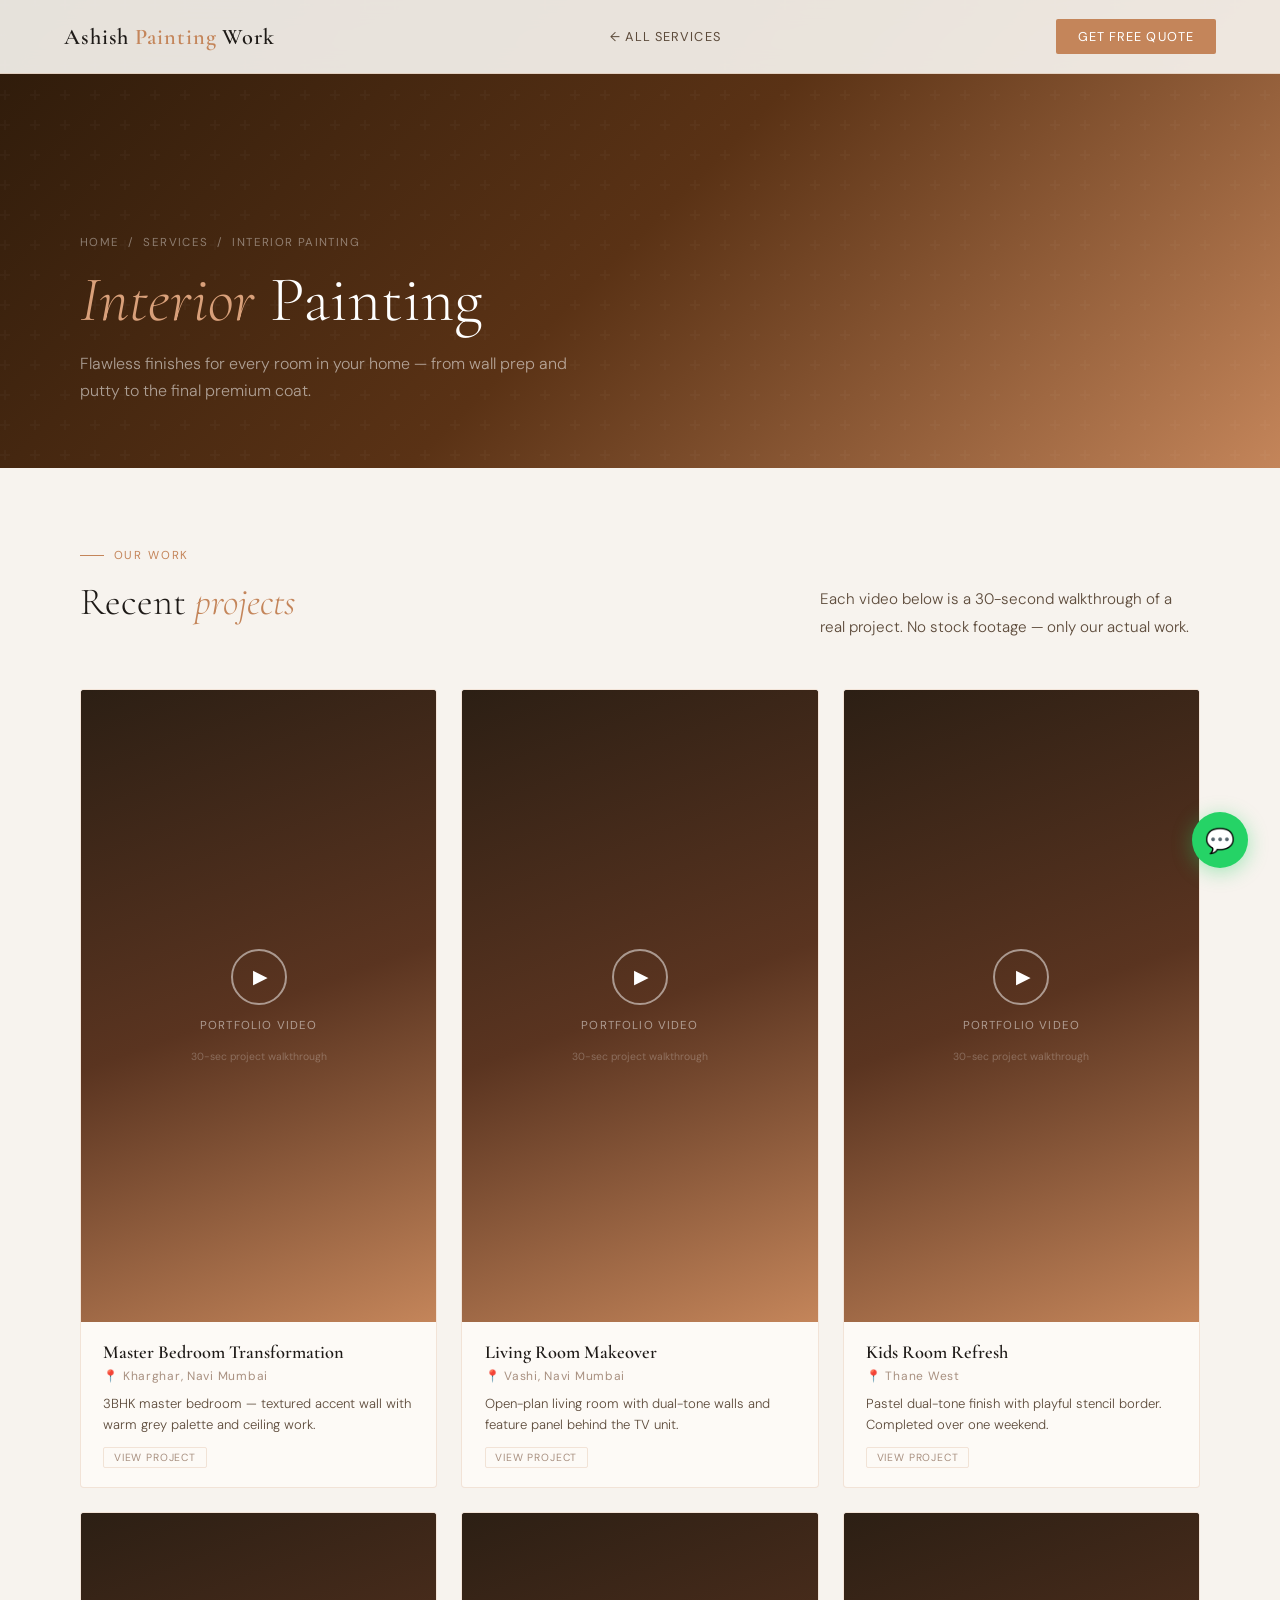
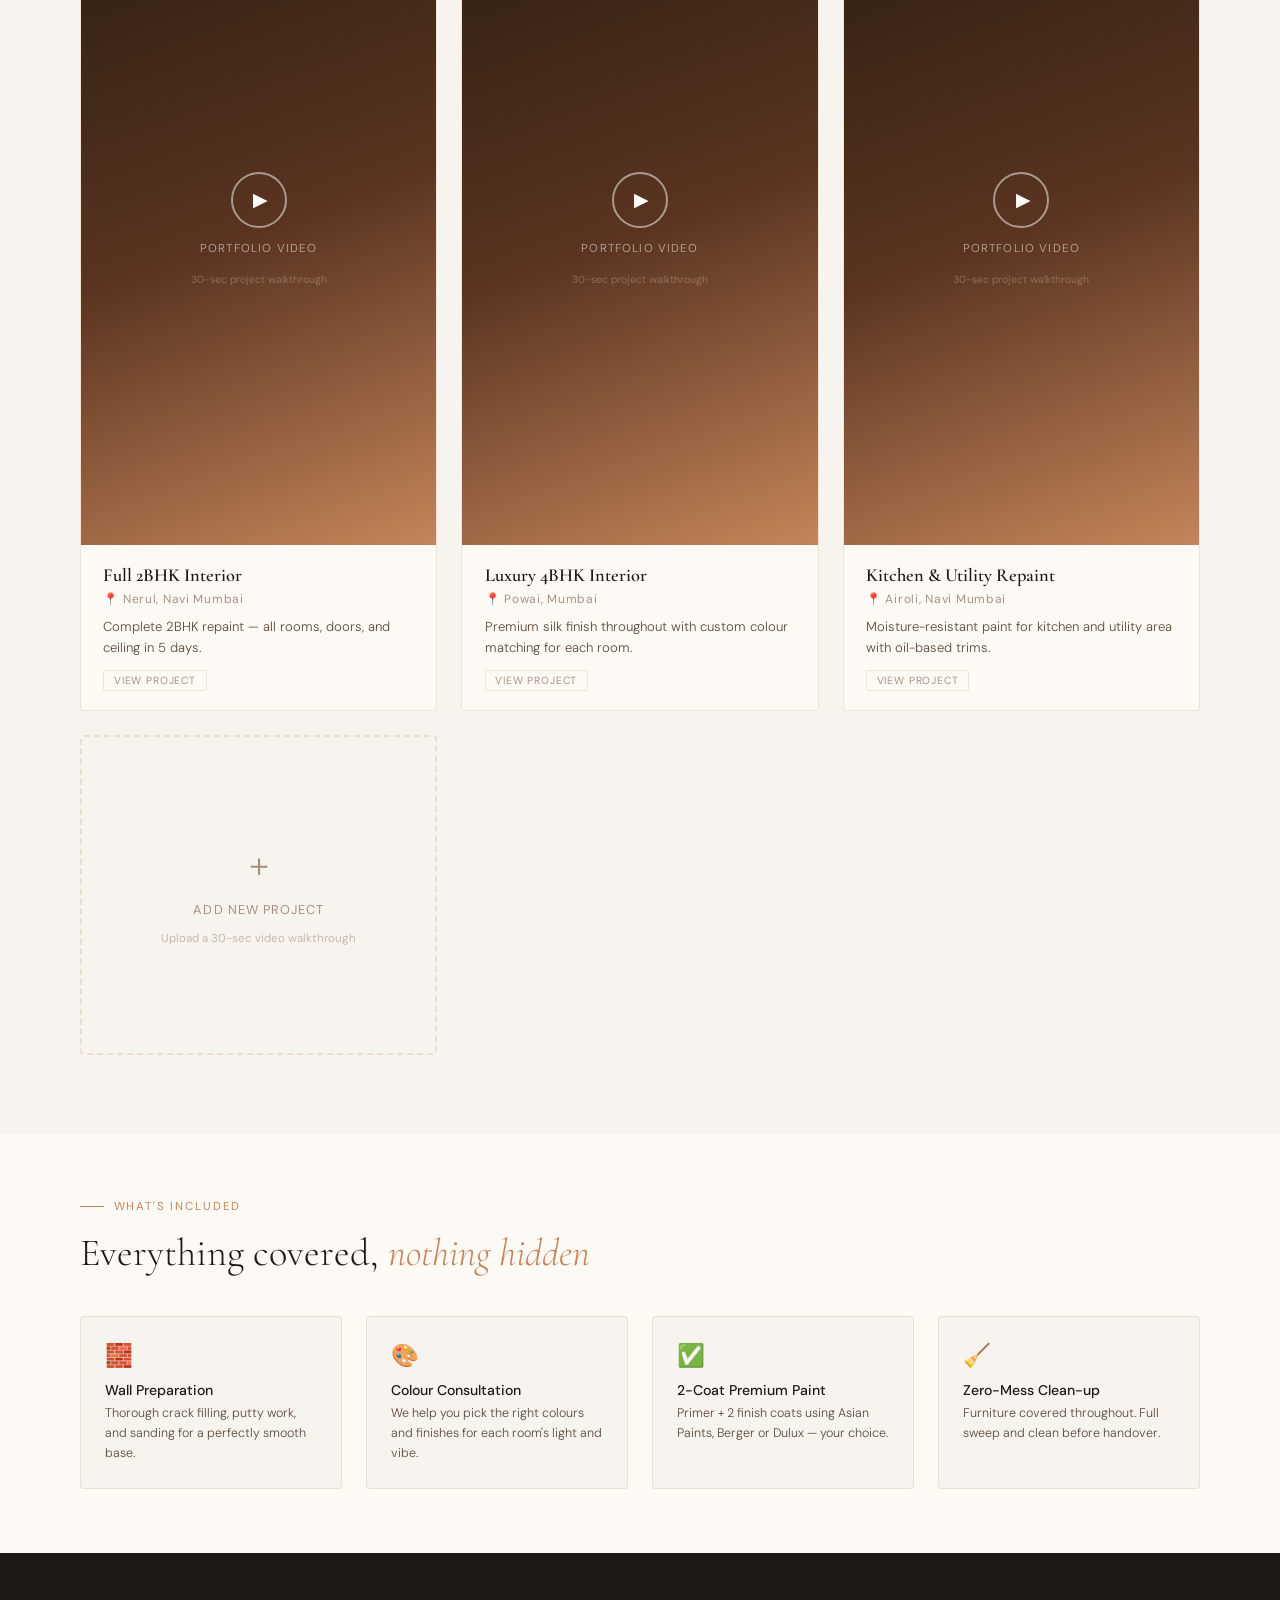
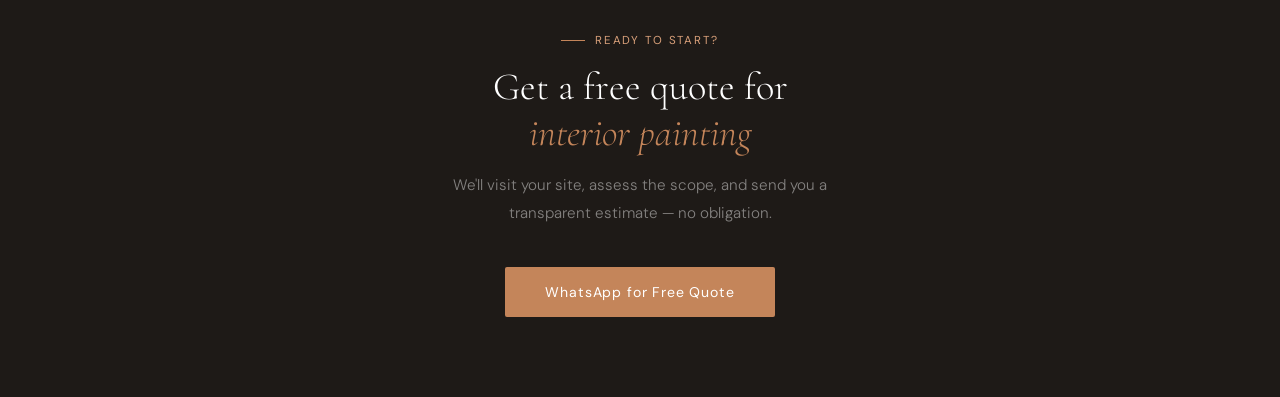
<file: interior-painting.html>
<!DOCTYPE html>
<html lang="en">
<head>
<meta charset="UTF-8">
<meta name="viewport" content="width=device-width, initial-scale=1.0">
<title>Interior Painting — Ashish Painting Work, Mumbai</title>
<meta name="description" content="Flawless finishes for every room in your home — from wall prep and putty to the final premium coat.">
<link rel="stylesheet" href="shared.css">
</head>
<body>

<nav>
  <a href="index.html" class="nav-logo">Ashish <span>Painting</span> Work</a>
  <a href="index.html#services" class="nav-back">← All Services</a>
  <a href="https://wa.me/91XXXXXXXXXX?text=Hi%2C%20I%27m%20interested%20in%20Interior%20Painting" class="nav-cta" target="_blank">Get Free Quote</a>
</nav>

<div class="page-hero">
  <div class="page-hero-bg" style="background: linear-gradient(135deg, #2C1A0A, #5A3215, #C4855A);"></div>
  <div class="page-hero-content">
    <div class="breadcrumb"><a href="index.html">Home</a> &nbsp;/&nbsp; <a href="index.html#services">Services</a> &nbsp;/&nbsp; Interior Painting</div>
    <h1 class="page-title"><em>Interior</em> Painting</h1>
    <p class="page-subtitle">Flawless finishes for every room in your home — from wall prep and putty to the final premium coat.</p>
  </div>
</div>

<section class="portfolio-section">
  <div class="portfolio-intro">
    <div>
      <div class="section-eyebrow">Our Work</div>
      <h2 class="section-title">Recent <em>projects</em></h2>
    </div>
    <p class="section-body" style="max-width:380px">Each video below is a 30-second walkthrough of a real project. No stock footage — only our actual work.</p>
  </div>
  <div class="portfolio-grid">
    <div class="portfolio-card">
      <div class="video-wrapper">
        <div class="video-placeholder">
          <div class="video-play-icon">▶</div>
          <div class="video-label">Portfolio Video</div>
          <div class="video-upload-hint">30-sec project walkthrough</div>
        </div>
      </div>
      <div class="card-body">
        <div class="card-title">Master Bedroom Transformation</div>
        <div class="card-meta">📍 Kharghar, Navi Mumbai</div>
        <p class="card-desc">3BHK master bedroom — textured accent wall with warm grey palette and ceiling work.</p>
        <span class="card-tag">View Project</span>
      </div>
    </div>
    <div class="portfolio-card">
      <div class="video-wrapper">
        <div class="video-placeholder">
          <div class="video-play-icon">▶</div>
          <div class="video-label">Portfolio Video</div>
          <div class="video-upload-hint">30-sec project walkthrough</div>
        </div>
      </div>
      <div class="card-body">
        <div class="card-title">Living Room Makeover</div>
        <div class="card-meta">📍 Vashi, Navi Mumbai</div>
        <p class="card-desc">Open-plan living room with dual-tone walls and feature panel behind the TV unit.</p>
        <span class="card-tag">View Project</span>
      </div>
    </div>
    <div class="portfolio-card">
      <div class="video-wrapper">
        <div class="video-placeholder">
          <div class="video-play-icon">▶</div>
          <div class="video-label">Portfolio Video</div>
          <div class="video-upload-hint">30-sec project walkthrough</div>
        </div>
      </div>
      <div class="card-body">
        <div class="card-title">Kids Room Refresh</div>
        <div class="card-meta">📍 Thane West</div>
        <p class="card-desc">Pastel dual-tone finish with playful stencil border. Completed over one weekend.</p>
        <span class="card-tag">View Project</span>
      </div>
    </div>
    <div class="portfolio-card">
      <div class="video-wrapper">
        <div class="video-placeholder">
          <div class="video-play-icon">▶</div>
          <div class="video-label">Portfolio Video</div>
          <div class="video-upload-hint">30-sec project walkthrough</div>
        </div>
      </div>
      <div class="card-body">
        <div class="card-title">Full 2BHK Interior</div>
        <div class="card-meta">📍 Nerul, Navi Mumbai</div>
        <p class="card-desc">Complete 2BHK repaint — all rooms, doors, and ceiling in 5 days.</p>
        <span class="card-tag">View Project</span>
      </div>
    </div>
    <div class="portfolio-card">
      <div class="video-wrapper">
        <div class="video-placeholder">
          <div class="video-play-icon">▶</div>
          <div class="video-label">Portfolio Video</div>
          <div class="video-upload-hint">30-sec project walkthrough</div>
        </div>
      </div>
      <div class="card-body">
        <div class="card-title">Luxury 4BHK Interior</div>
        <div class="card-meta">📍 Powai, Mumbai</div>
        <p class="card-desc">Premium silk finish throughout with custom colour matching for each room.</p>
        <span class="card-tag">View Project</span>
      </div>
    </div>
    <div class="portfolio-card">
      <div class="video-wrapper">
        <div class="video-placeholder">
          <div class="video-play-icon">▶</div>
          <div class="video-label">Portfolio Video</div>
          <div class="video-upload-hint">30-sec project walkthrough</div>
        </div>
      </div>
      <div class="card-body">
        <div class="card-title">Kitchen & Utility Repaint</div>
        <div class="card-meta">📍 Airoli, Navi Mumbai</div>
        <p class="card-desc">Moisture-resistant paint for kitchen and utility area with oil-based trims.</p>
        <span class="card-tag">View Project</span>
      </div>
    </div>
    <div class="add-video-card" onclick="alert('To add a project: upload your 30-sec video to Google Drive, copy the share link, and send it to your web developer or use Netlify to redeploy with the updated file.')">
      <div class="add-icon">＋</div>
      <div class="add-label">Add New Project</div>
      <div class="add-hint">Upload a 30-sec video walkthrough</div>
    </div>
  </div>
</section>

<section class="included-section">
  <div class="section-eyebrow">What's Included</div>
  <h2 class="section-title">Everything covered, <em>nothing hidden</em></h2>
  <div class="included-grid">
      <div class="included-item">
        <div class="included-icon">🧱</div>
        <div class="included-title">Wall Preparation</div>
        <p class="included-desc">Thorough crack filling, putty work, and sanding for a perfectly smooth base.</p>
      </div>
      <div class="included-item">
        <div class="included-icon">🎨</div>
        <div class="included-title">Colour Consultation</div>
        <p class="included-desc">We help you pick the right colours and finishes for each room's light and vibe.</p>
      </div>
      <div class="included-item">
        <div class="included-icon">✅</div>
        <div class="included-title">2-Coat Premium Paint</div>
        <p class="included-desc">Primer + 2 finish coats using Asian Paints, Berger or Dulux — your choice.</p>
      </div>
      <div class="included-item">
        <div class="included-icon">🧹</div>
        <div class="included-title">Zero-Mess Clean-up</div>
        <p class="included-desc">Furniture covered throughout. Full sweep and clean before handover.</p>
      </div>
  </div>
</section>

<section class="page-cta">
  <div class="section-eyebrow" style="justify-content:center;color:var(--clay-light)">Ready to Start?</div>
  <h2 class="section-title">Get a free quote for<br><em>interior painting</em></h2>
  <p class="section-body">We'll visit your site, assess the scope, and send you a transparent estimate — no obligation.</p>
  <a href="https://wa.me/91XXXXXXXXXX?text=Hi%2C%20I%27m%20interested%20in%20a%20quote%20for%20Interior%20Painting" class="cta-btn" target="_blank">WhatsApp for Free Quote</a>
</section>

<a href="https://wa.me/91XXXXXXXXXX" class="whatsapp-float" target="_blank">💬</a>

</body>
</html>
</file>
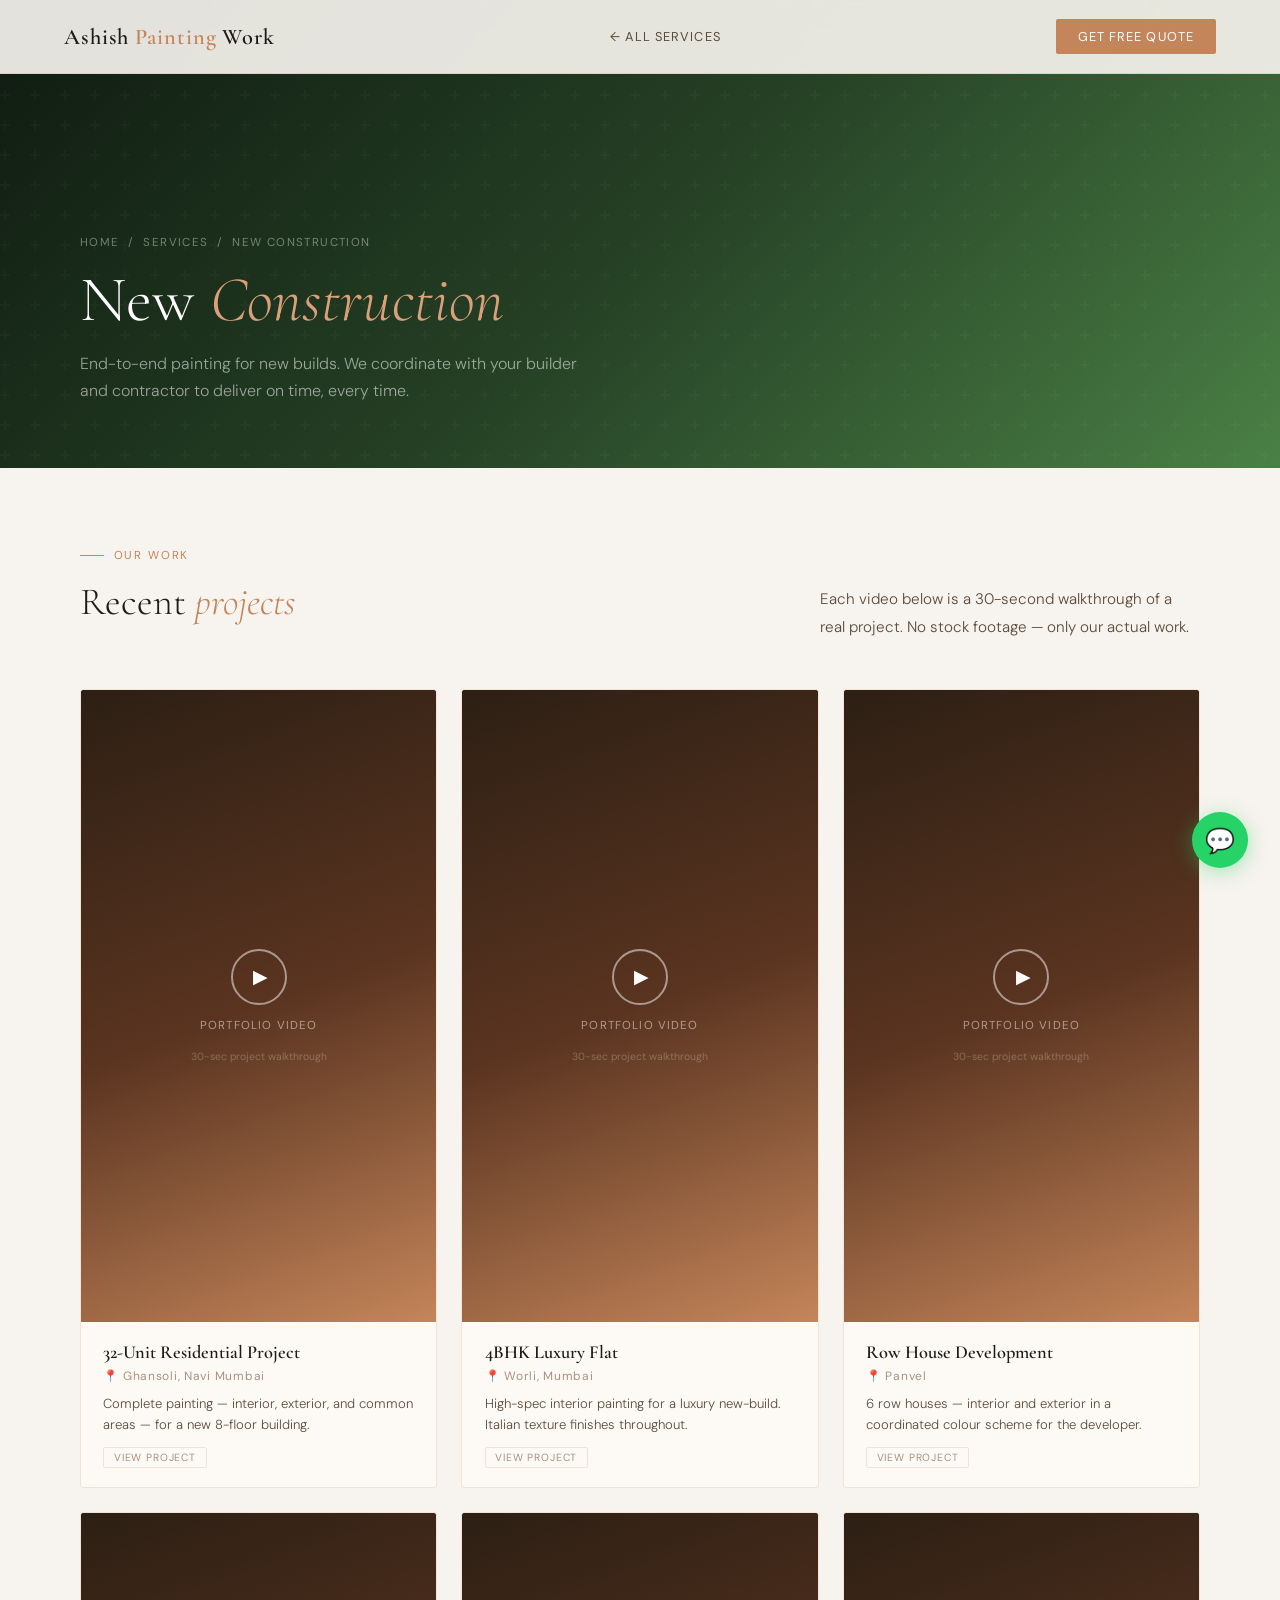
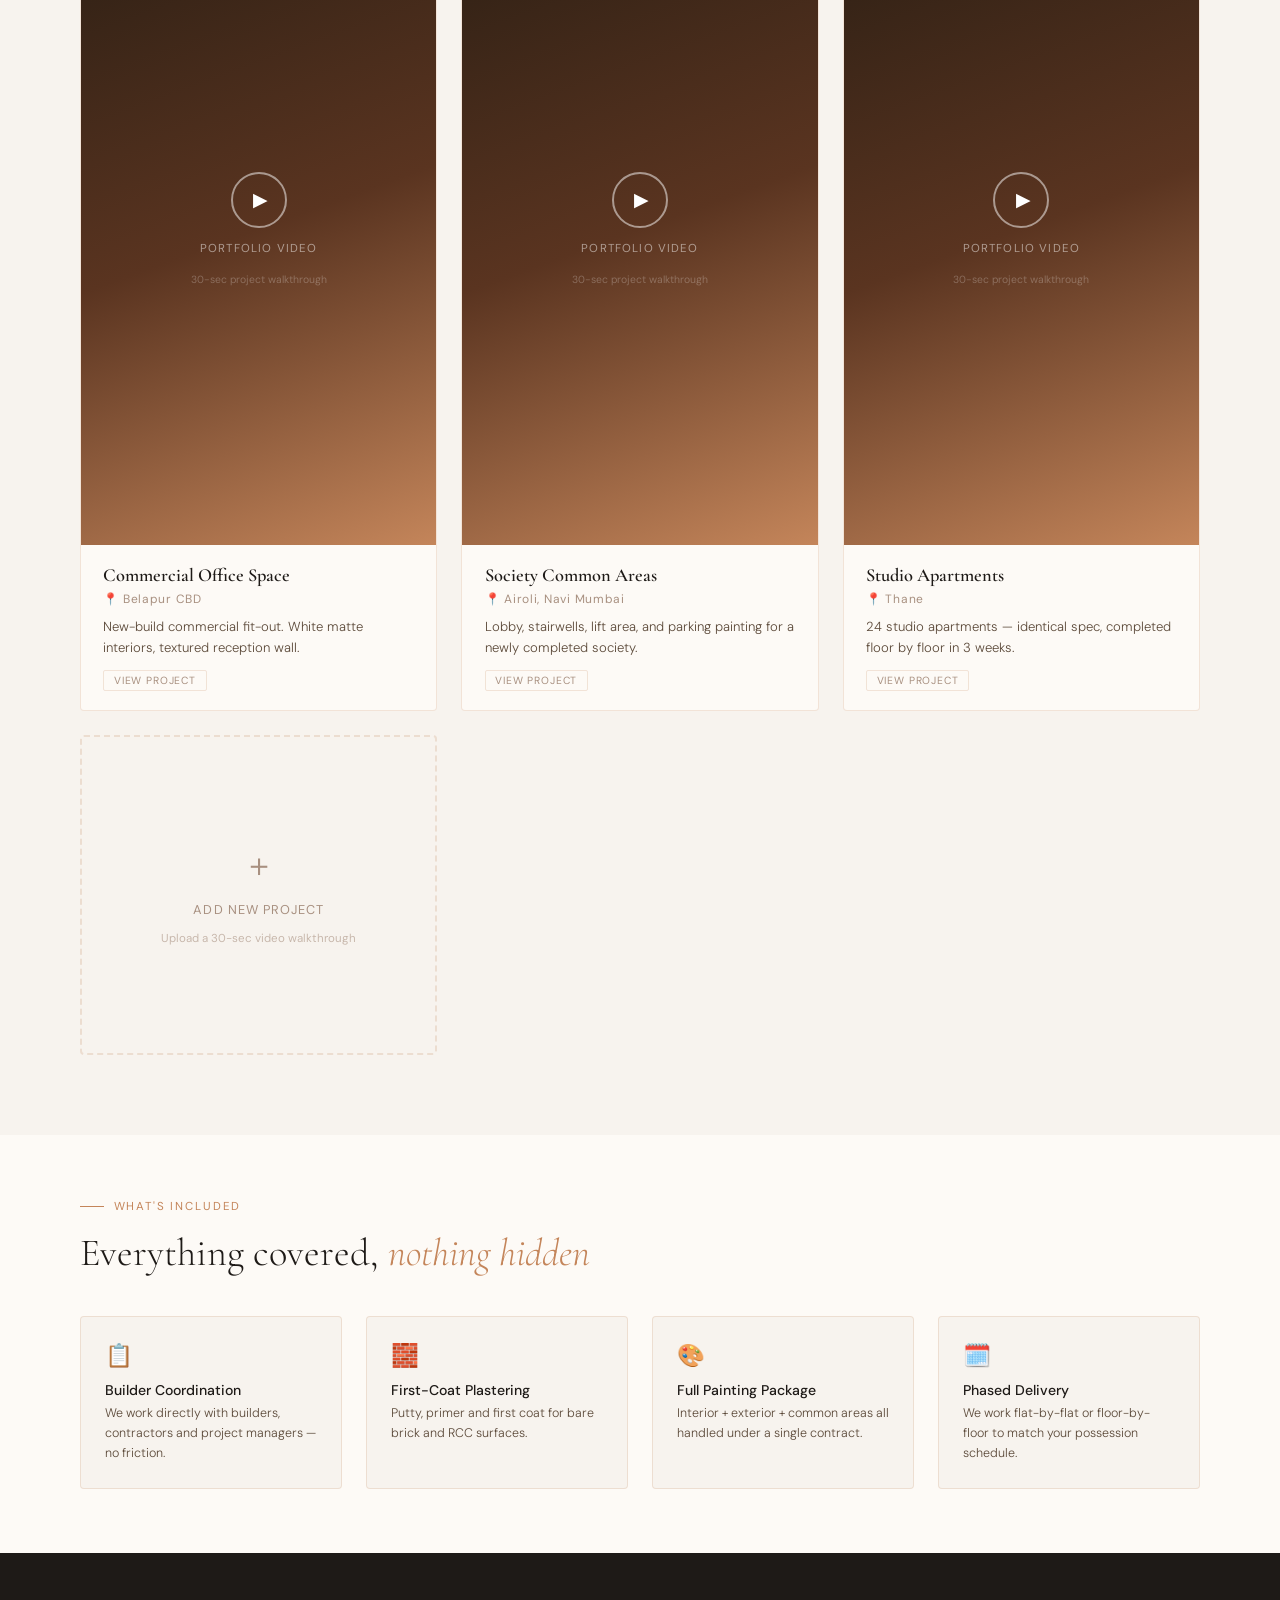
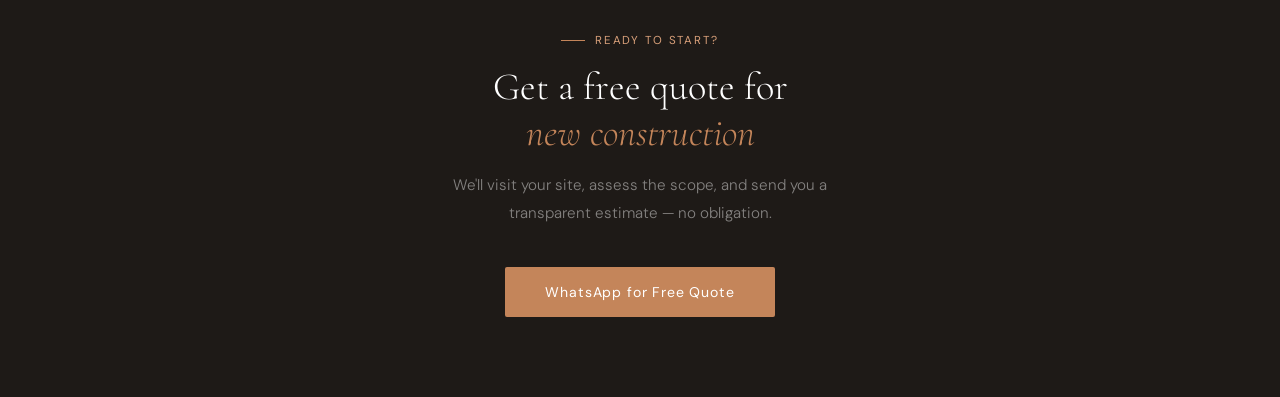
<file: new-construction.html>
<!DOCTYPE html>
<html lang="en">
<head>
<meta charset="UTF-8">
<meta name="viewport" content="width=device-width, initial-scale=1.0">
<title>New Construction — Ashish Painting Work, Mumbai</title>
<meta name="description" content="End-to-end painting for new builds. We coordinate with your builder and contractor to deliver on time, every time.">
<link rel="stylesheet" href="shared.css">
</head>
<body>

<nav>
  <a href="index.html" class="nav-logo">Ashish <span>Painting</span> Work</a>
  <a href="index.html#services" class="nav-back">← All Services</a>
  <a href="https://wa.me/91XXXXXXXXXX?text=Hi%2C%20I%27m%20interested%20in%20New%20Construction" class="nav-cta" target="_blank">Get Free Quote</a>
</nav>

<div class="page-hero">
  <div class="page-hero-bg" style="background: linear-gradient(135deg, #0F1A10, #254025, #4A8045);"></div>
  <div class="page-hero-content">
    <div class="breadcrumb"><a href="index.html">Home</a> &nbsp;/&nbsp; <a href="index.html#services">Services</a> &nbsp;/&nbsp; New Construction</div>
    <h1 class="page-title">New <em>Construction</em></h1>
    <p class="page-subtitle">End-to-end painting for new builds. We coordinate with your builder and contractor to deliver on time, every time.</p>
  </div>
</div>

<section class="portfolio-section">
  <div class="portfolio-intro">
    <div>
      <div class="section-eyebrow">Our Work</div>
      <h2 class="section-title">Recent <em>projects</em></h2>
    </div>
    <p class="section-body" style="max-width:380px">Each video below is a 30-second walkthrough of a real project. No stock footage — only our actual work.</p>
  </div>
  <div class="portfolio-grid">
    <div class="portfolio-card">
      <div class="video-wrapper">
        <div class="video-placeholder">
          <div class="video-play-icon">▶</div>
          <div class="video-label">Portfolio Video</div>
          <div class="video-upload-hint">30-sec project walkthrough</div>
        </div>
      </div>
      <div class="card-body">
        <div class="card-title">32-Unit Residential Project</div>
        <div class="card-meta">📍 Ghansoli, Navi Mumbai</div>
        <p class="card-desc">Complete painting — interior, exterior, and common areas — for a new 8-floor building.</p>
        <span class="card-tag">View Project</span>
      </div>
    </div>
    <div class="portfolio-card">
      <div class="video-wrapper">
        <div class="video-placeholder">
          <div class="video-play-icon">▶</div>
          <div class="video-label">Portfolio Video</div>
          <div class="video-upload-hint">30-sec project walkthrough</div>
        </div>
      </div>
      <div class="card-body">
        <div class="card-title">4BHK Luxury Flat</div>
        <div class="card-meta">📍 Worli, Mumbai</div>
        <p class="card-desc">High-spec interior painting for a luxury new-build. Italian texture finishes throughout.</p>
        <span class="card-tag">View Project</span>
      </div>
    </div>
    <div class="portfolio-card">
      <div class="video-wrapper">
        <div class="video-placeholder">
          <div class="video-play-icon">▶</div>
          <div class="video-label">Portfolio Video</div>
          <div class="video-upload-hint">30-sec project walkthrough</div>
        </div>
      </div>
      <div class="card-body">
        <div class="card-title">Row House Development</div>
        <div class="card-meta">📍 Panvel</div>
        <p class="card-desc">6 row houses — interior and exterior in a coordinated colour scheme for the developer.</p>
        <span class="card-tag">View Project</span>
      </div>
    </div>
    <div class="portfolio-card">
      <div class="video-wrapper">
        <div class="video-placeholder">
          <div class="video-play-icon">▶</div>
          <div class="video-label">Portfolio Video</div>
          <div class="video-upload-hint">30-sec project walkthrough</div>
        </div>
      </div>
      <div class="card-body">
        <div class="card-title">Commercial Office Space</div>
        <div class="card-meta">📍 Belapur CBD</div>
        <p class="card-desc">New-build commercial fit-out. White matte interiors, textured reception wall.</p>
        <span class="card-tag">View Project</span>
      </div>
    </div>
    <div class="portfolio-card">
      <div class="video-wrapper">
        <div class="video-placeholder">
          <div class="video-play-icon">▶</div>
          <div class="video-label">Portfolio Video</div>
          <div class="video-upload-hint">30-sec project walkthrough</div>
        </div>
      </div>
      <div class="card-body">
        <div class="card-title">Society Common Areas</div>
        <div class="card-meta">📍 Airoli, Navi Mumbai</div>
        <p class="card-desc">Lobby, stairwells, lift area, and parking painting for a newly completed society.</p>
        <span class="card-tag">View Project</span>
      </div>
    </div>
    <div class="portfolio-card">
      <div class="video-wrapper">
        <div class="video-placeholder">
          <div class="video-play-icon">▶</div>
          <div class="video-label">Portfolio Video</div>
          <div class="video-upload-hint">30-sec project walkthrough</div>
        </div>
      </div>
      <div class="card-body">
        <div class="card-title">Studio Apartments</div>
        <div class="card-meta">📍 Thane</div>
        <p class="card-desc">24 studio apartments — identical spec, completed floor by floor in 3 weeks.</p>
        <span class="card-tag">View Project</span>
      </div>
    </div>
    <div class="add-video-card" onclick="alert('To add a project: upload your 30-sec video to Google Drive, copy the share link, and send it to your web developer or use Netlify to redeploy with the updated file.')">
      <div class="add-icon">＋</div>
      <div class="add-label">Add New Project</div>
      <div class="add-hint">Upload a 30-sec video walkthrough</div>
    </div>
  </div>
</section>

<section class="included-section">
  <div class="section-eyebrow">What's Included</div>
  <h2 class="section-title">Everything covered, <em>nothing hidden</em></h2>
  <div class="included-grid">
      <div class="included-item">
        <div class="included-icon">📋</div>
        <div class="included-title">Builder Coordination</div>
        <p class="included-desc">We work directly with builders, contractors and project managers — no friction.</p>
      </div>
      <div class="included-item">
        <div class="included-icon">🧱</div>
        <div class="included-title">First-Coat Plastering</div>
        <p class="included-desc">Putty, primer and first coat for bare brick and RCC surfaces.</p>
      </div>
      <div class="included-item">
        <div class="included-icon">🎨</div>
        <div class="included-title">Full Painting Package</div>
        <p class="included-desc">Interior + exterior + common areas all handled under a single contract.</p>
      </div>
      <div class="included-item">
        <div class="included-icon">🗓️</div>
        <div class="included-title">Phased Delivery</div>
        <p class="included-desc">We work flat-by-flat or floor-by-floor to match your possession schedule.</p>
      </div>
  </div>
</section>

<section class="page-cta">
  <div class="section-eyebrow" style="justify-content:center;color:var(--clay-light)">Ready to Start?</div>
  <h2 class="section-title">Get a free quote for<br><em>new construction</em></h2>
  <p class="section-body">We'll visit your site, assess the scope, and send you a transparent estimate — no obligation.</p>
  <a href="https://wa.me/91XXXXXXXXXX?text=Hi%2C%20I%27m%20interested%20in%20a%20quote%20for%20New%20Construction" class="cta-btn" target="_blank">WhatsApp for Free Quote</a>
</section>

<a href="https://wa.me/91XXXXXXXXXX" class="whatsapp-float" target="_blank">💬</a>

</body>
</html>
</file>
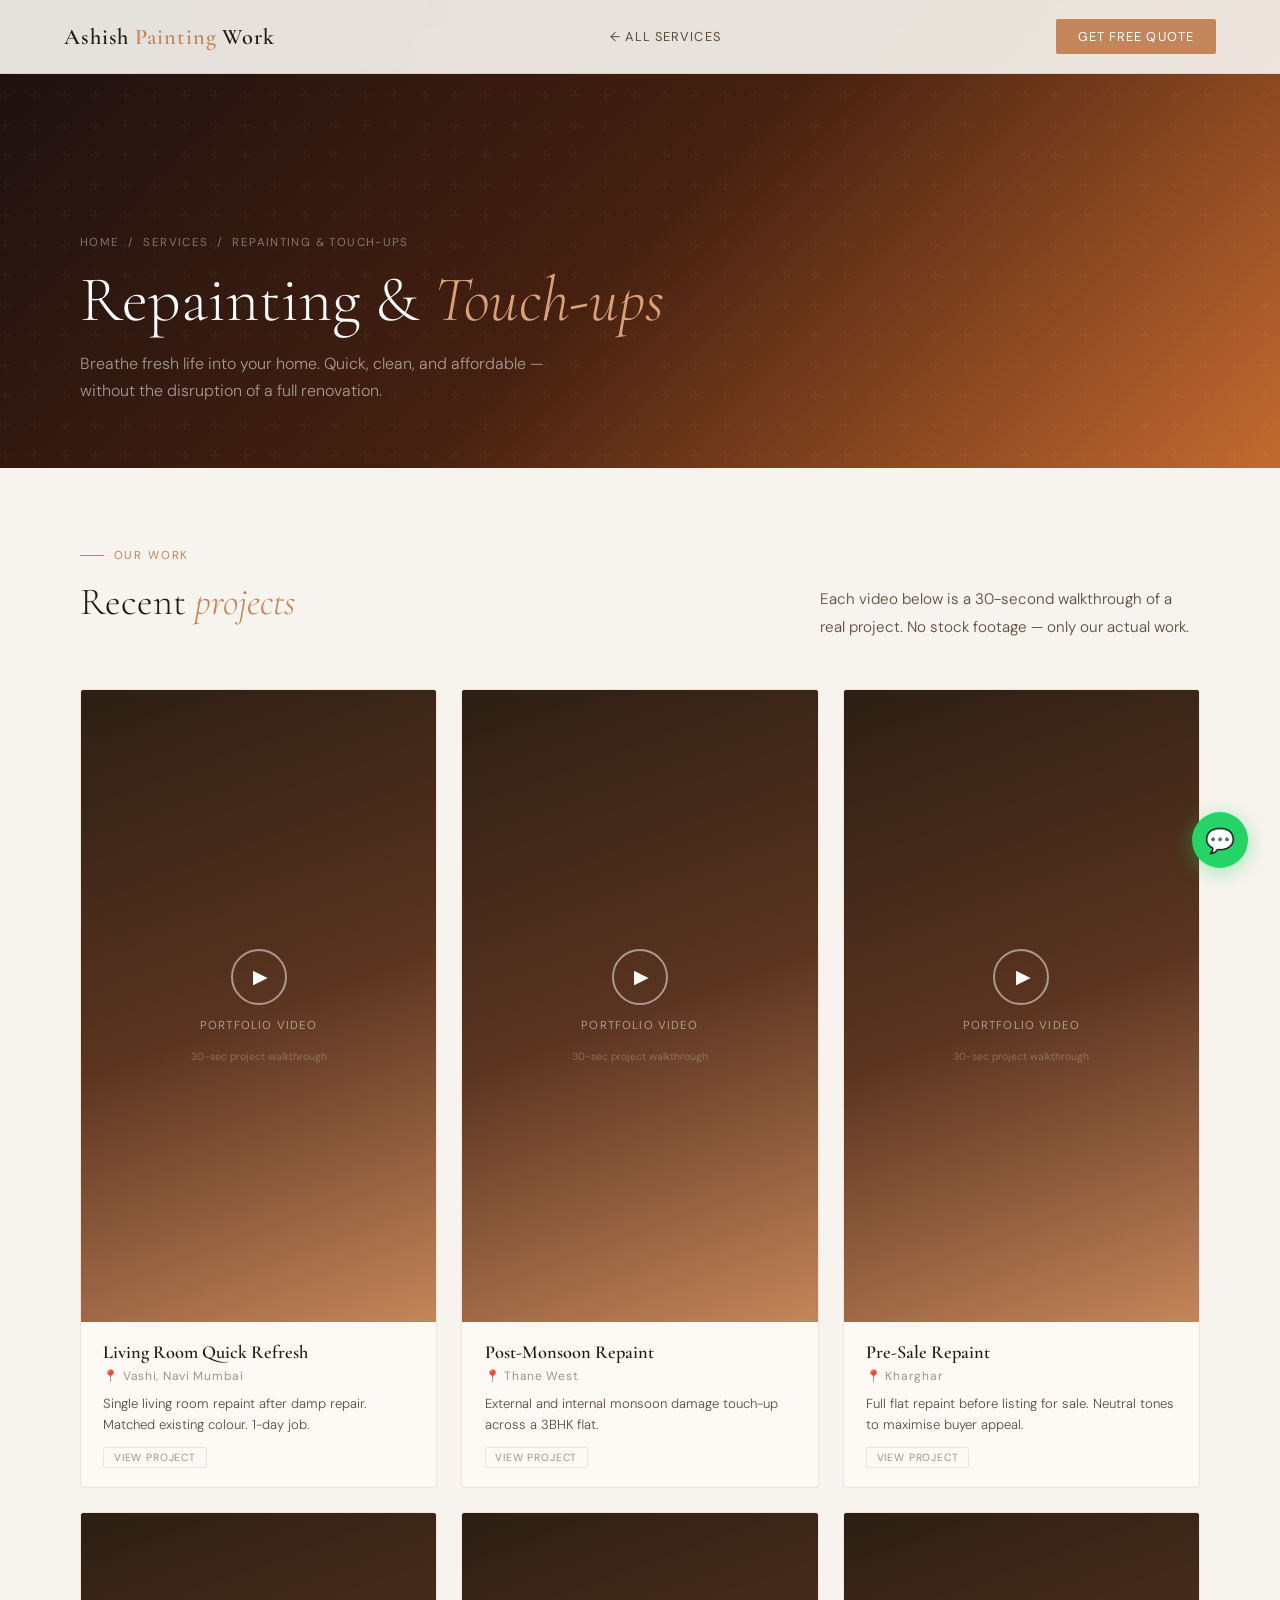
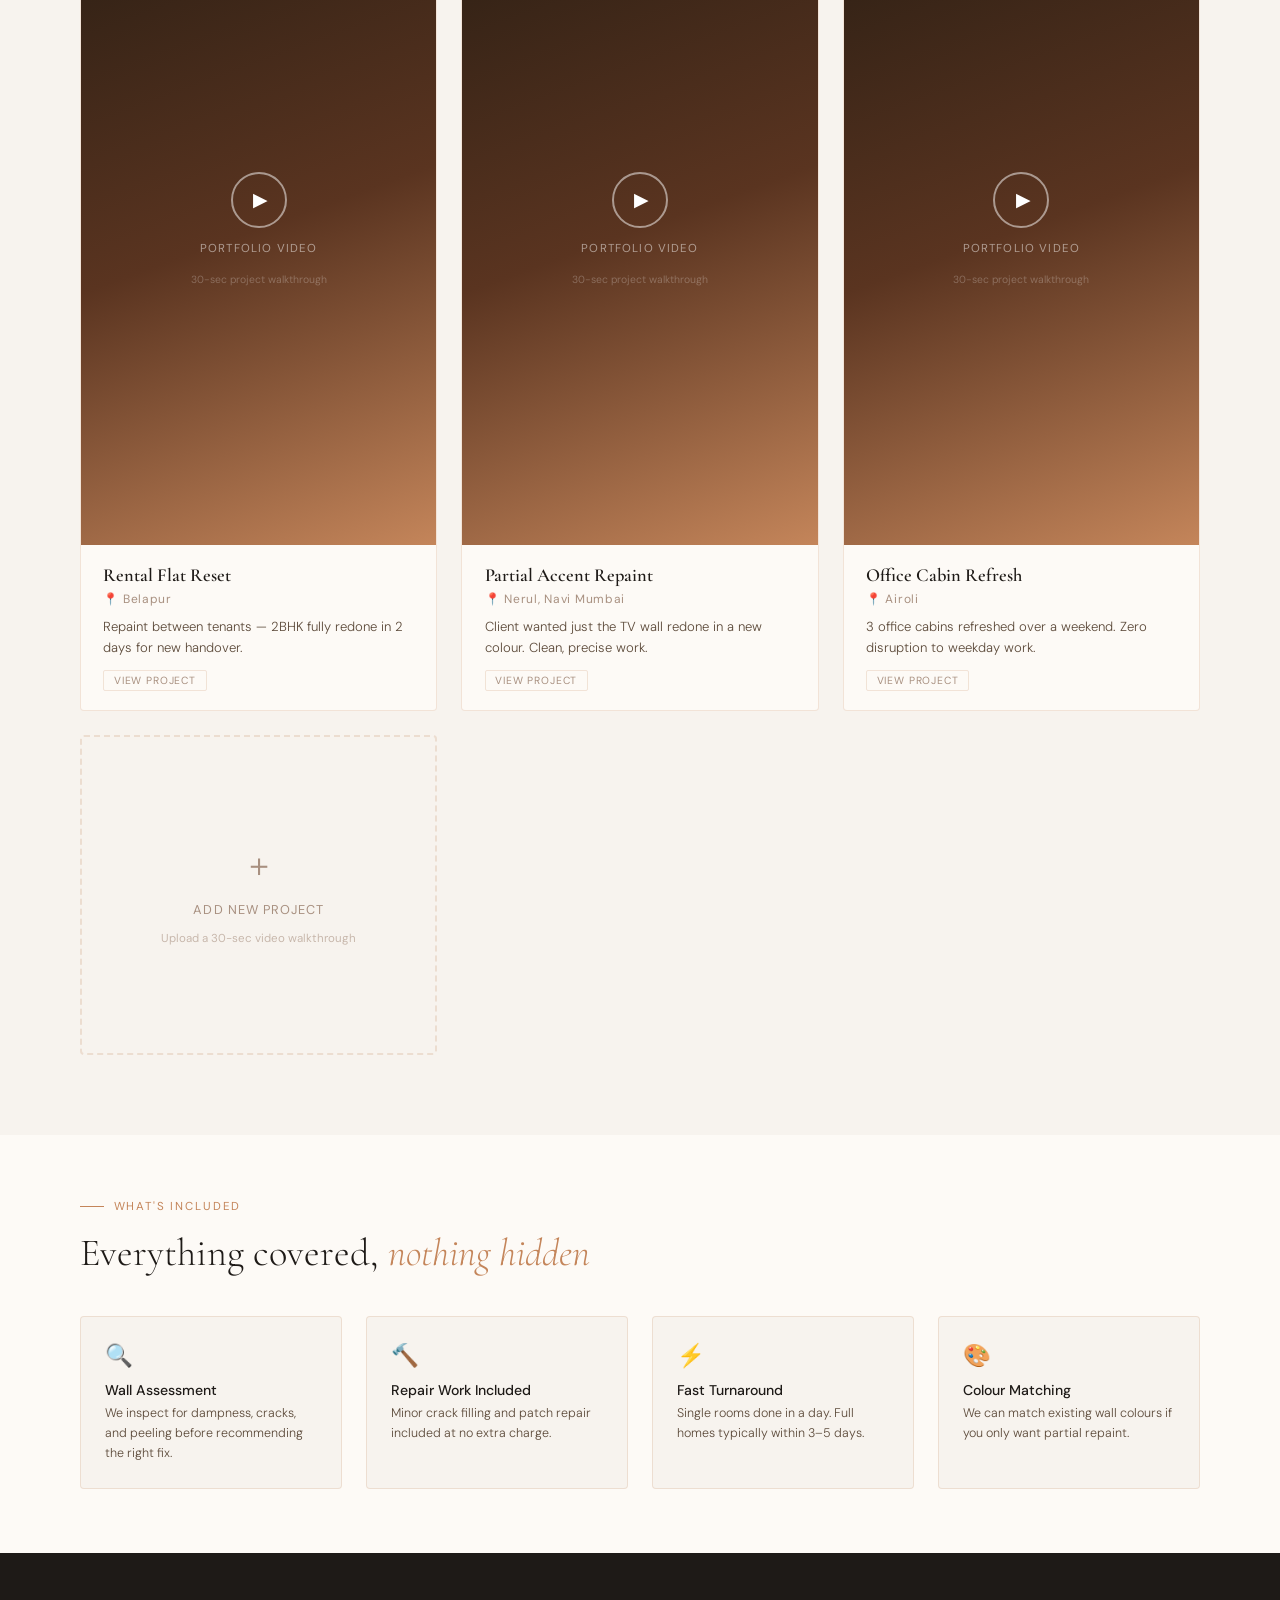
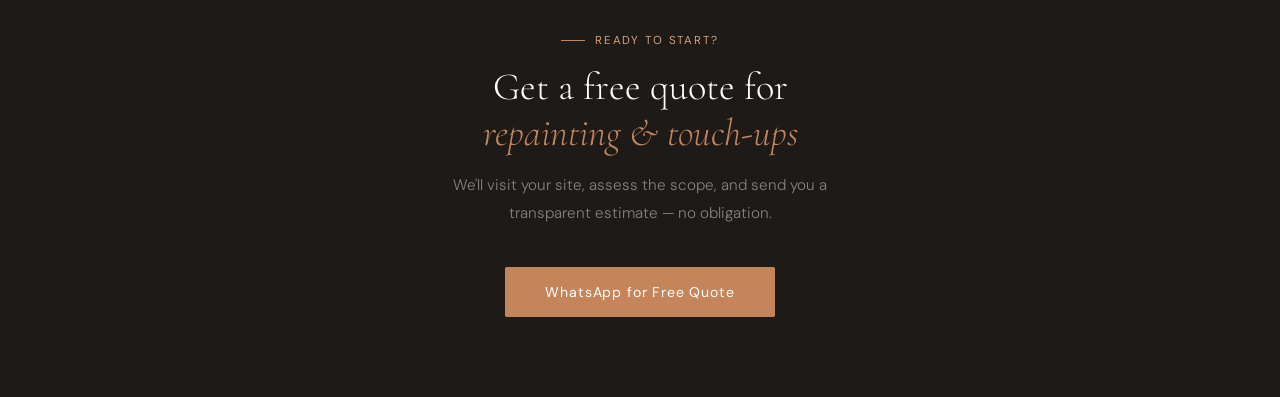
<file: repainting-touchups.html>
<!DOCTYPE html>
<html lang="en">
<head>
<meta charset="UTF-8">
<meta name="viewport" content="width=device-width, initial-scale=1.0">
<title>Repainting & Touch-ups — Ashish Painting Work, Mumbai</title>
<meta name="description" content="Breathe fresh life into your home. Quick, clean, and affordable — without the disruption of a full renovation.">
<link rel="stylesheet" href="shared.css">
</head>
<body>

<nav>
  <a href="index.html" class="nav-logo">Ashish <span>Painting</span> Work</a>
  <a href="index.html#services" class="nav-back">← All Services</a>
  <a href="https://wa.me/91XXXXXXXXXX?text=Hi%2C%20I%27m%20interested%20in%20Repainting%20&%20Touch-ups" class="nav-cta" target="_blank">Get Free Quote</a>
</nav>

<div class="page-hero">
  <div class="page-hero-bg" style="background: linear-gradient(135deg, #1A1010, #452010, #C46A30);"></div>
  <div class="page-hero-content">
    <div class="breadcrumb"><a href="index.html">Home</a> &nbsp;/&nbsp; <a href="index.html#services">Services</a> &nbsp;/&nbsp; Repainting & Touch-ups</div>
    <h1 class="page-title">Repainting & <em>Touch-ups</em></h1>
    <p class="page-subtitle">Breathe fresh life into your home. Quick, clean, and affordable — without the disruption of a full renovation.</p>
  </div>
</div>

<section class="portfolio-section">
  <div class="portfolio-intro">
    <div>
      <div class="section-eyebrow">Our Work</div>
      <h2 class="section-title">Recent <em>projects</em></h2>
    </div>
    <p class="section-body" style="max-width:380px">Each video below is a 30-second walkthrough of a real project. No stock footage — only our actual work.</p>
  </div>
  <div class="portfolio-grid">
    <div class="portfolio-card">
      <div class="video-wrapper">
        <div class="video-placeholder">
          <div class="video-play-icon">▶</div>
          <div class="video-label">Portfolio Video</div>
          <div class="video-upload-hint">30-sec project walkthrough</div>
        </div>
      </div>
      <div class="card-body">
        <div class="card-title">Living Room Quick Refresh</div>
        <div class="card-meta">📍 Vashi, Navi Mumbai</div>
        <p class="card-desc">Single living room repaint after damp repair. Matched existing colour. 1-day job.</p>
        <span class="card-tag">View Project</span>
      </div>
    </div>
    <div class="portfolio-card">
      <div class="video-wrapper">
        <div class="video-placeholder">
          <div class="video-play-icon">▶</div>
          <div class="video-label">Portfolio Video</div>
          <div class="video-upload-hint">30-sec project walkthrough</div>
        </div>
      </div>
      <div class="card-body">
        <div class="card-title">Post-Monsoon Repaint</div>
        <div class="card-meta">📍 Thane West</div>
        <p class="card-desc">External and internal monsoon damage touch-up across a 3BHK flat.</p>
        <span class="card-tag">View Project</span>
      </div>
    </div>
    <div class="portfolio-card">
      <div class="video-wrapper">
        <div class="video-placeholder">
          <div class="video-play-icon">▶</div>
          <div class="video-label">Portfolio Video</div>
          <div class="video-upload-hint">30-sec project walkthrough</div>
        </div>
      </div>
      <div class="card-body">
        <div class="card-title">Pre-Sale Repaint</div>
        <div class="card-meta">📍 Kharghar</div>
        <p class="card-desc">Full flat repaint before listing for sale. Neutral tones to maximise buyer appeal.</p>
        <span class="card-tag">View Project</span>
      </div>
    </div>
    <div class="portfolio-card">
      <div class="video-wrapper">
        <div class="video-placeholder">
          <div class="video-play-icon">▶</div>
          <div class="video-label">Portfolio Video</div>
          <div class="video-upload-hint">30-sec project walkthrough</div>
        </div>
      </div>
      <div class="card-body">
        <div class="card-title">Rental Flat Reset</div>
        <div class="card-meta">📍 Belapur</div>
        <p class="card-desc">Repaint between tenants — 2BHK fully redone in 2 days for new handover.</p>
        <span class="card-tag">View Project</span>
      </div>
    </div>
    <div class="portfolio-card">
      <div class="video-wrapper">
        <div class="video-placeholder">
          <div class="video-play-icon">▶</div>
          <div class="video-label">Portfolio Video</div>
          <div class="video-upload-hint">30-sec project walkthrough</div>
        </div>
      </div>
      <div class="card-body">
        <div class="card-title">Partial Accent Repaint</div>
        <div class="card-meta">📍 Nerul, Navi Mumbai</div>
        <p class="card-desc">Client wanted just the TV wall redone in a new colour. Clean, precise work.</p>
        <span class="card-tag">View Project</span>
      </div>
    </div>
    <div class="portfolio-card">
      <div class="video-wrapper">
        <div class="video-placeholder">
          <div class="video-play-icon">▶</div>
          <div class="video-label">Portfolio Video</div>
          <div class="video-upload-hint">30-sec project walkthrough</div>
        </div>
      </div>
      <div class="card-body">
        <div class="card-title">Office Cabin Refresh</div>
        <div class="card-meta">📍 Airoli</div>
        <p class="card-desc">3 office cabins refreshed over a weekend. Zero disruption to weekday work.</p>
        <span class="card-tag">View Project</span>
      </div>
    </div>
    <div class="add-video-card" onclick="alert('To add a project: upload your 30-sec video to Google Drive, copy the share link, and send it to your web developer or use Netlify to redeploy with the updated file.')">
      <div class="add-icon">＋</div>
      <div class="add-label">Add New Project</div>
      <div class="add-hint">Upload a 30-sec video walkthrough</div>
    </div>
  </div>
</section>

<section class="included-section">
  <div class="section-eyebrow">What's Included</div>
  <h2 class="section-title">Everything covered, <em>nothing hidden</em></h2>
  <div class="included-grid">
      <div class="included-item">
        <div class="included-icon">🔍</div>
        <div class="included-title">Wall Assessment</div>
        <p class="included-desc">We inspect for dampness, cracks, and peeling before recommending the right fix.</p>
      </div>
      <div class="included-item">
        <div class="included-icon">🔨</div>
        <div class="included-title">Repair Work Included</div>
        <p class="included-desc">Minor crack filling and patch repair included at no extra charge.</p>
      </div>
      <div class="included-item">
        <div class="included-icon">⚡</div>
        <div class="included-title">Fast Turnaround</div>
        <p class="included-desc">Single rooms done in a day. Full homes typically within 3–5 days.</p>
      </div>
      <div class="included-item">
        <div class="included-icon">🎨</div>
        <div class="included-title">Colour Matching</div>
        <p class="included-desc">We can match existing wall colours if you only want partial repaint.</p>
      </div>
  </div>
</section>

<section class="page-cta">
  <div class="section-eyebrow" style="justify-content:center;color:var(--clay-light)">Ready to Start?</div>
  <h2 class="section-title">Get a free quote for<br><em>repainting & touch-ups</em></h2>
  <p class="section-body">We'll visit your site, assess the scope, and send you a transparent estimate — no obligation.</p>
  <a href="https://wa.me/91XXXXXXXXXX?text=Hi%2C%20I%27m%20interested%20in%20a%20quote%20for%20Repainting%20&%20Touch-ups" class="cta-btn" target="_blank">WhatsApp for Free Quote</a>
</section>

<a href="https://wa.me/91XXXXXXXXXX" class="whatsapp-float" target="_blank">💬</a>

</body>
</html>
</file>
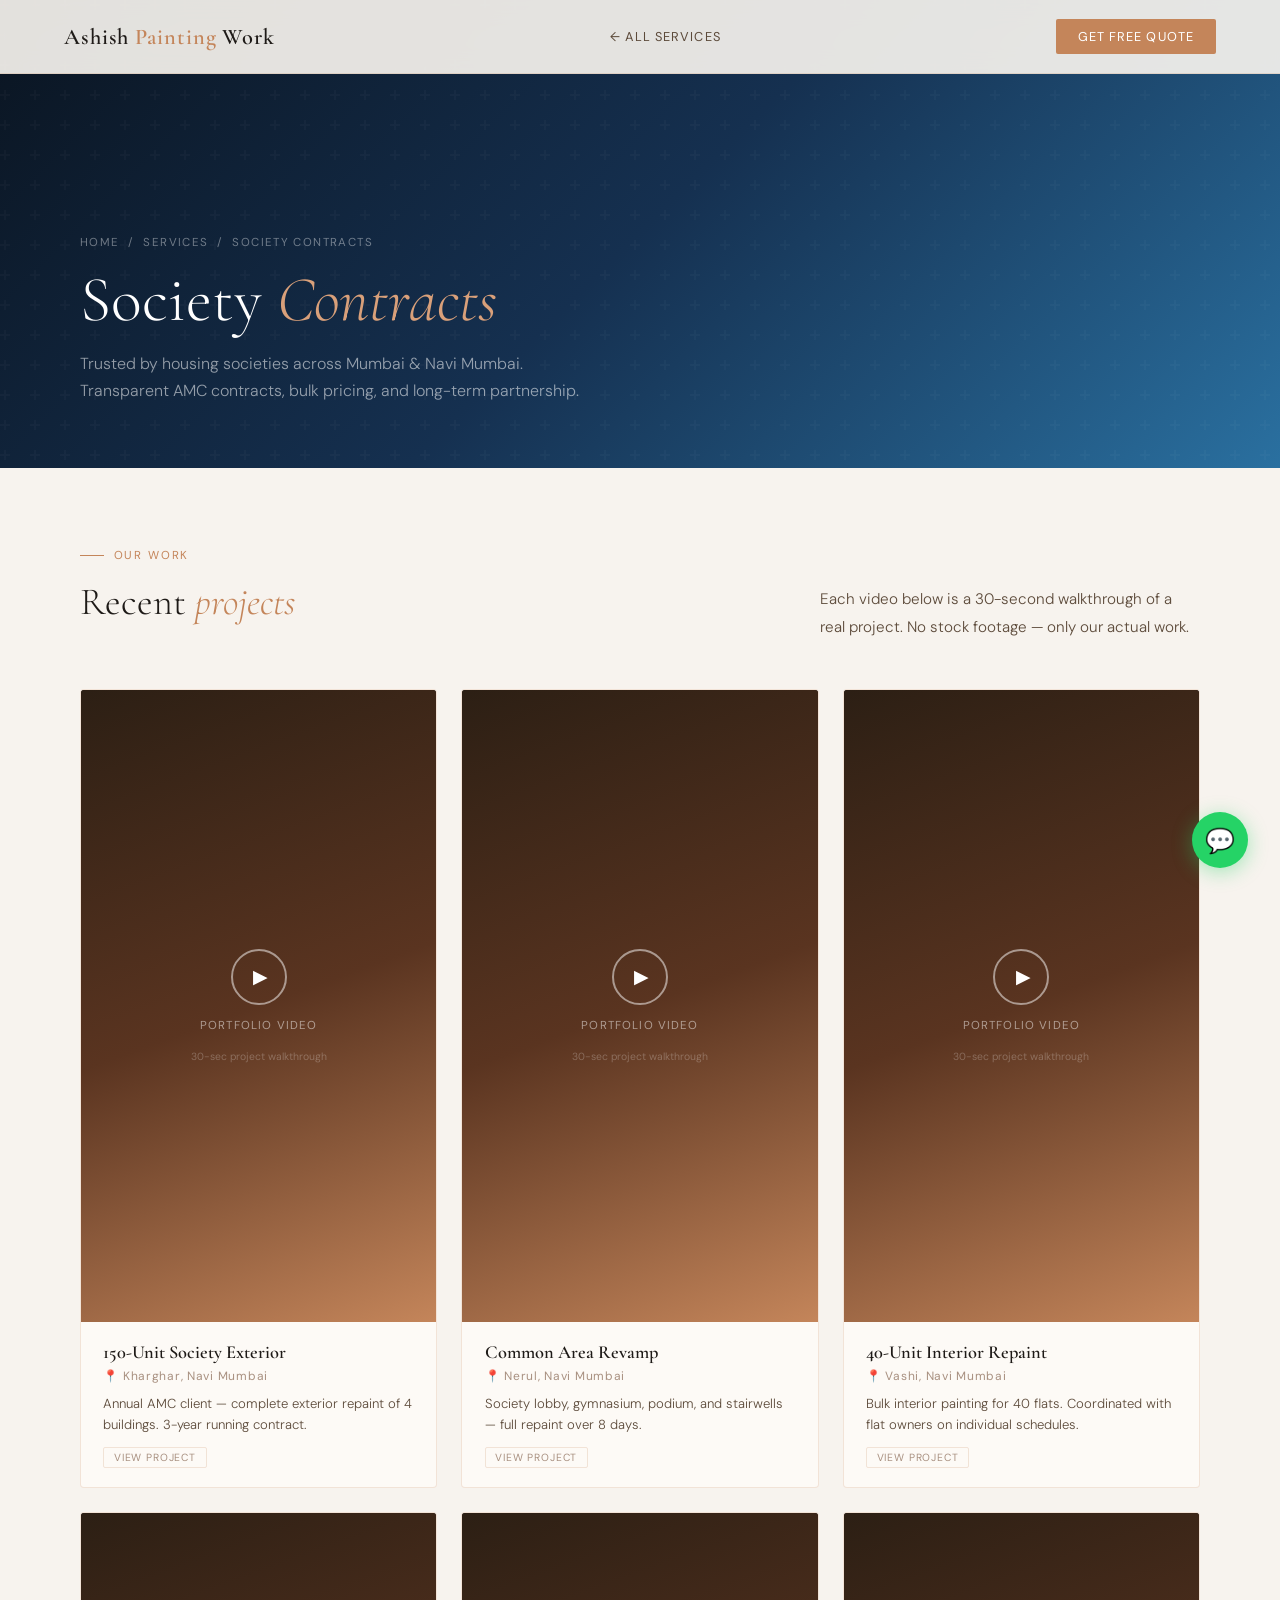
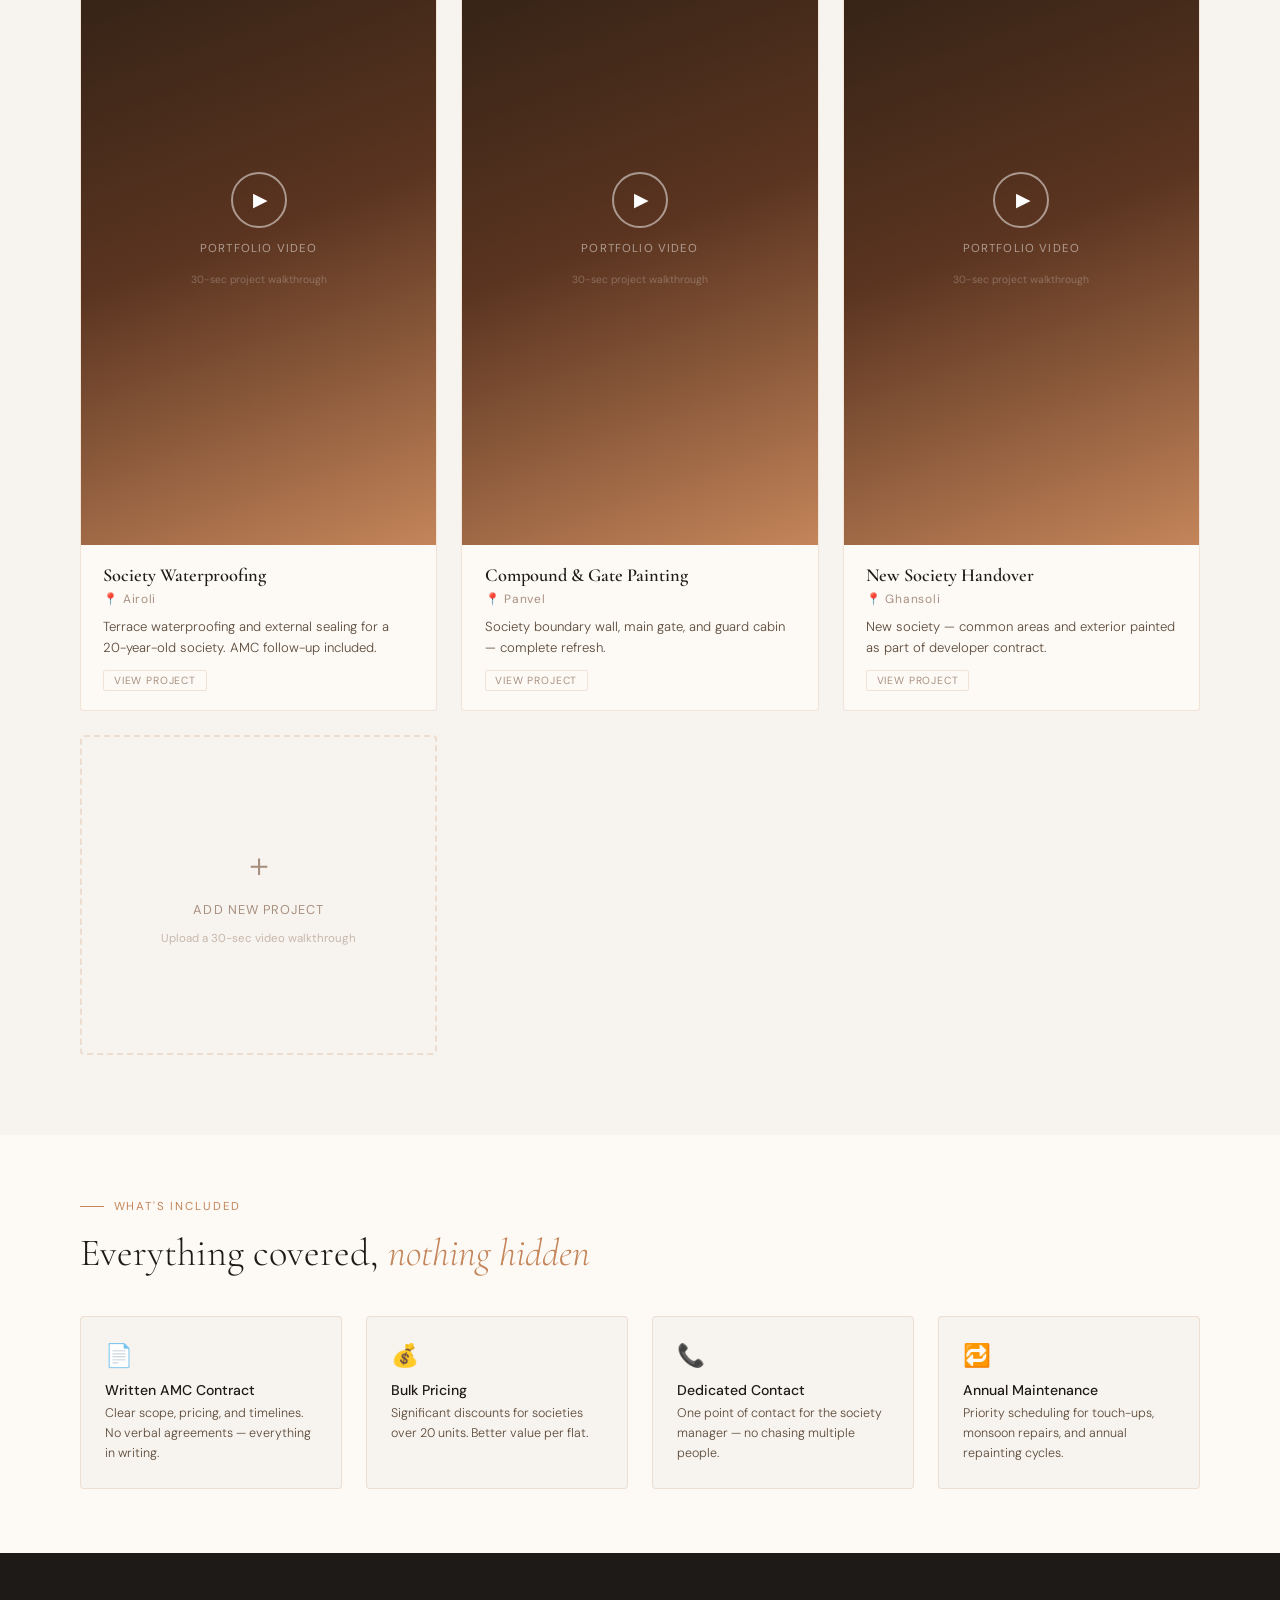
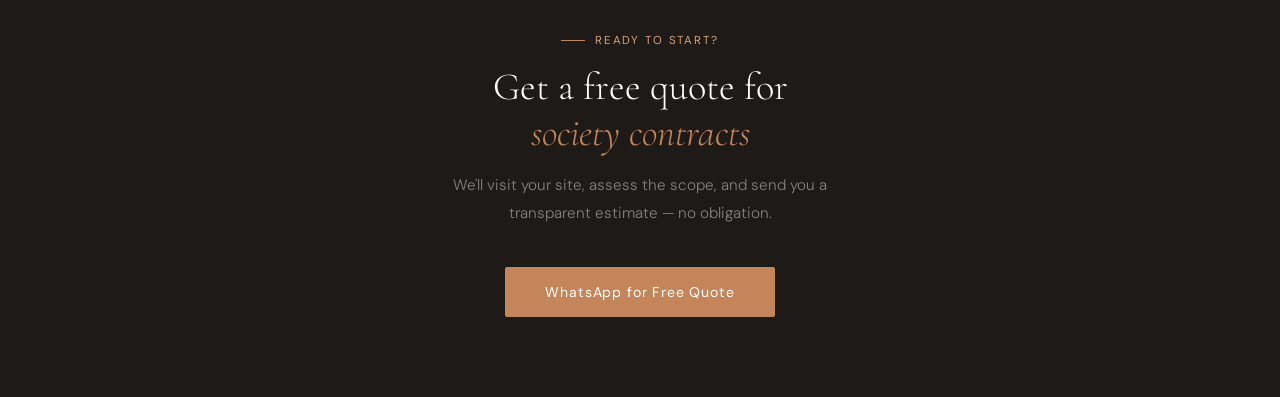
<file: society-contracts.html>
<!DOCTYPE html>
<html lang="en">
<head>
<meta charset="UTF-8">
<meta name="viewport" content="width=device-width, initial-scale=1.0">
<title>Society Contracts — Ashish Painting Work, Mumbai</title>
<meta name="description" content="Trusted by housing societies across Mumbai & Navi Mumbai. Transparent AMC contracts, bulk pricing, and long-term partnership.">
<link rel="stylesheet" href="shared.css">
</head>
<body>

<nav>
  <a href="index.html" class="nav-logo">Ashish <span>Painting</span> Work</a>
  <a href="index.html#services" class="nav-back">← All Services</a>
  <a href="https://wa.me/91XXXXXXXXXX?text=Hi%2C%20I%27m%20interested%20in%20Society%20Contracts" class="nav-cta" target="_blank">Get Free Quote</a>
</nav>

<div class="page-hero">
  <div class="page-hero-bg" style="background: linear-gradient(135deg, #0A1420, #153050, #2A70A0);"></div>
  <div class="page-hero-content">
    <div class="breadcrumb"><a href="index.html">Home</a> &nbsp;/&nbsp; <a href="index.html#services">Services</a> &nbsp;/&nbsp; Society Contracts</div>
    <h1 class="page-title">Society <em>Contracts</em></h1>
    <p class="page-subtitle">Trusted by housing societies across Mumbai & Navi Mumbai. Transparent AMC contracts, bulk pricing, and long-term partnership.</p>
  </div>
</div>

<section class="portfolio-section">
  <div class="portfolio-intro">
    <div>
      <div class="section-eyebrow">Our Work</div>
      <h2 class="section-title">Recent <em>projects</em></h2>
    </div>
    <p class="section-body" style="max-width:380px">Each video below is a 30-second walkthrough of a real project. No stock footage — only our actual work.</p>
  </div>
  <div class="portfolio-grid">
    <div class="portfolio-card">
      <div class="video-wrapper">
        <div class="video-placeholder">
          <div class="video-play-icon">▶</div>
          <div class="video-label">Portfolio Video</div>
          <div class="video-upload-hint">30-sec project walkthrough</div>
        </div>
      </div>
      <div class="card-body">
        <div class="card-title">150-Unit Society Exterior</div>
        <div class="card-meta">📍 Kharghar, Navi Mumbai</div>
        <p class="card-desc">Annual AMC client — complete exterior repaint of 4 buildings. 3-year running contract.</p>
        <span class="card-tag">View Project</span>
      </div>
    </div>
    <div class="portfolio-card">
      <div class="video-wrapper">
        <div class="video-placeholder">
          <div class="video-play-icon">▶</div>
          <div class="video-label">Portfolio Video</div>
          <div class="video-upload-hint">30-sec project walkthrough</div>
        </div>
      </div>
      <div class="card-body">
        <div class="card-title">Common Area Revamp</div>
        <div class="card-meta">📍 Nerul, Navi Mumbai</div>
        <p class="card-desc">Society lobby, gymnasium, podium, and stairwells — full repaint over 8 days.</p>
        <span class="card-tag">View Project</span>
      </div>
    </div>
    <div class="portfolio-card">
      <div class="video-wrapper">
        <div class="video-placeholder">
          <div class="video-play-icon">▶</div>
          <div class="video-label">Portfolio Video</div>
          <div class="video-upload-hint">30-sec project walkthrough</div>
        </div>
      </div>
      <div class="card-body">
        <div class="card-title">40-Unit Interior Repaint</div>
        <div class="card-meta">📍 Vashi, Navi Mumbai</div>
        <p class="card-desc">Bulk interior painting for 40 flats. Coordinated with flat owners on individual schedules.</p>
        <span class="card-tag">View Project</span>
      </div>
    </div>
    <div class="portfolio-card">
      <div class="video-wrapper">
        <div class="video-placeholder">
          <div class="video-play-icon">▶</div>
          <div class="video-label">Portfolio Video</div>
          <div class="video-upload-hint">30-sec project walkthrough</div>
        </div>
      </div>
      <div class="card-body">
        <div class="card-title">Society Waterproofing</div>
        <div class="card-meta">📍 Airoli</div>
        <p class="card-desc">Terrace waterproofing and external sealing for a 20-year-old society. AMC follow-up included.</p>
        <span class="card-tag">View Project</span>
      </div>
    </div>
    <div class="portfolio-card">
      <div class="video-wrapper">
        <div class="video-placeholder">
          <div class="video-play-icon">▶</div>
          <div class="video-label">Portfolio Video</div>
          <div class="video-upload-hint">30-sec project walkthrough</div>
        </div>
      </div>
      <div class="card-body">
        <div class="card-title">Compound & Gate Painting</div>
        <div class="card-meta">📍 Panvel</div>
        <p class="card-desc">Society boundary wall, main gate, and guard cabin — complete refresh.</p>
        <span class="card-tag">View Project</span>
      </div>
    </div>
    <div class="portfolio-card">
      <div class="video-wrapper">
        <div class="video-placeholder">
          <div class="video-play-icon">▶</div>
          <div class="video-label">Portfolio Video</div>
          <div class="video-upload-hint">30-sec project walkthrough</div>
        </div>
      </div>
      <div class="card-body">
        <div class="card-title">New Society Handover</div>
        <div class="card-meta">📍 Ghansoli</div>
        <p class="card-desc">New society — common areas and exterior painted as part of developer contract.</p>
        <span class="card-tag">View Project</span>
      </div>
    </div>
    <div class="add-video-card" onclick="alert('To add a project: upload your 30-sec video to Google Drive, copy the share link, and send it to your web developer or use Netlify to redeploy with the updated file.')">
      <div class="add-icon">＋</div>
      <div class="add-label">Add New Project</div>
      <div class="add-hint">Upload a 30-sec video walkthrough</div>
    </div>
  </div>
</section>

<section class="included-section">
  <div class="section-eyebrow">What's Included</div>
  <h2 class="section-title">Everything covered, <em>nothing hidden</em></h2>
  <div class="included-grid">
      <div class="included-item">
        <div class="included-icon">📄</div>
        <div class="included-title">Written AMC Contract</div>
        <p class="included-desc">Clear scope, pricing, and timelines. No verbal agreements — everything in writing.</p>
      </div>
      <div class="included-item">
        <div class="included-icon">💰</div>
        <div class="included-title">Bulk Pricing</div>
        <p class="included-desc">Significant discounts for societies over 20 units. Better value per flat.</p>
      </div>
      <div class="included-item">
        <div class="included-icon">📞</div>
        <div class="included-title">Dedicated Contact</div>
        <p class="included-desc">One point of contact for the society manager — no chasing multiple people.</p>
      </div>
      <div class="included-item">
        <div class="included-icon">🔁</div>
        <div class="included-title">Annual Maintenance</div>
        <p class="included-desc">Priority scheduling for touch-ups, monsoon repairs, and annual repainting cycles.</p>
      </div>
  </div>
</section>

<section class="page-cta">
  <div class="section-eyebrow" style="justify-content:center;color:var(--clay-light)">Ready to Start?</div>
  <h2 class="section-title">Get a free quote for<br><em>society contracts</em></h2>
  <p class="section-body">We'll visit your site, assess the scope, and send you a transparent estimate — no obligation.</p>
  <a href="https://wa.me/91XXXXXXXXXX?text=Hi%2C%20I%27m%20interested%20in%20a%20quote%20for%20Society%20Contracts" class="cta-btn" target="_blank">WhatsApp for Free Quote</a>
</section>

<a href="https://wa.me/91XXXXXXXXXX" class="whatsapp-float" target="_blank">💬</a>

</body>
</html>
</file>
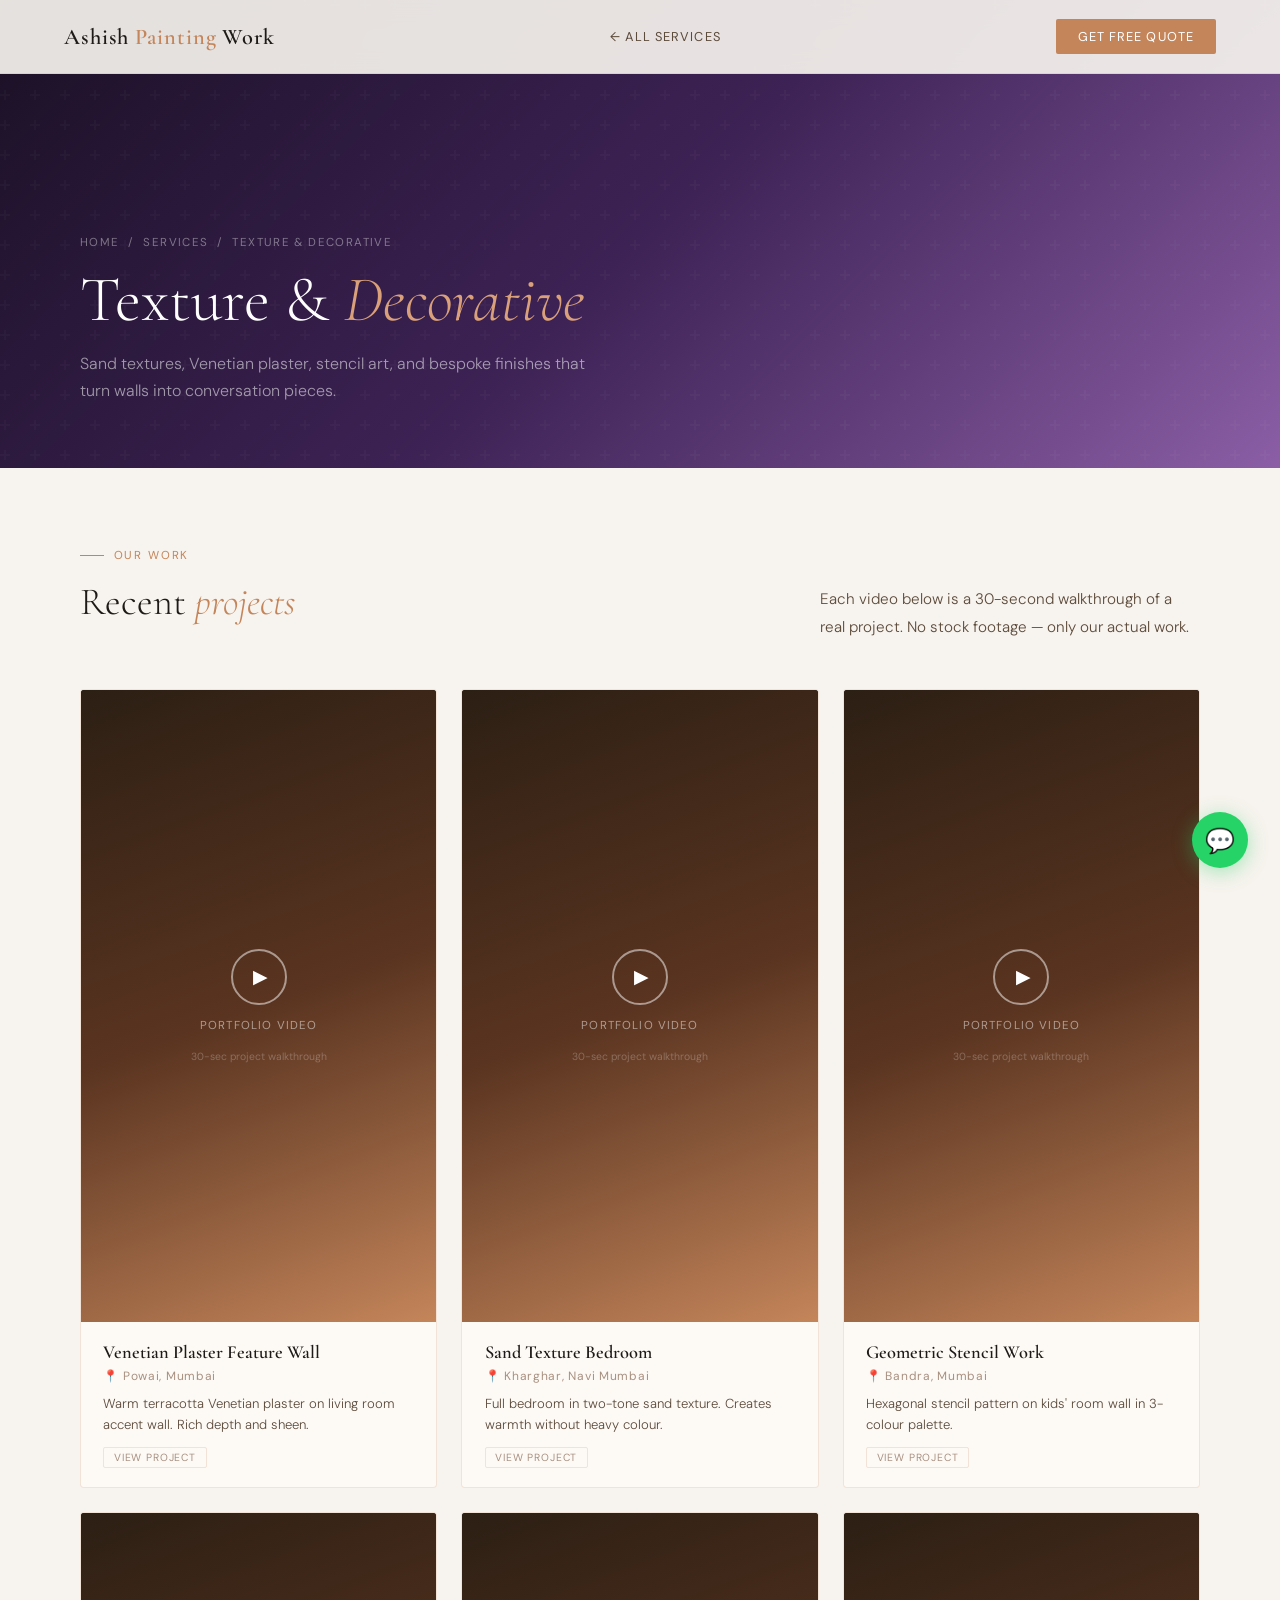
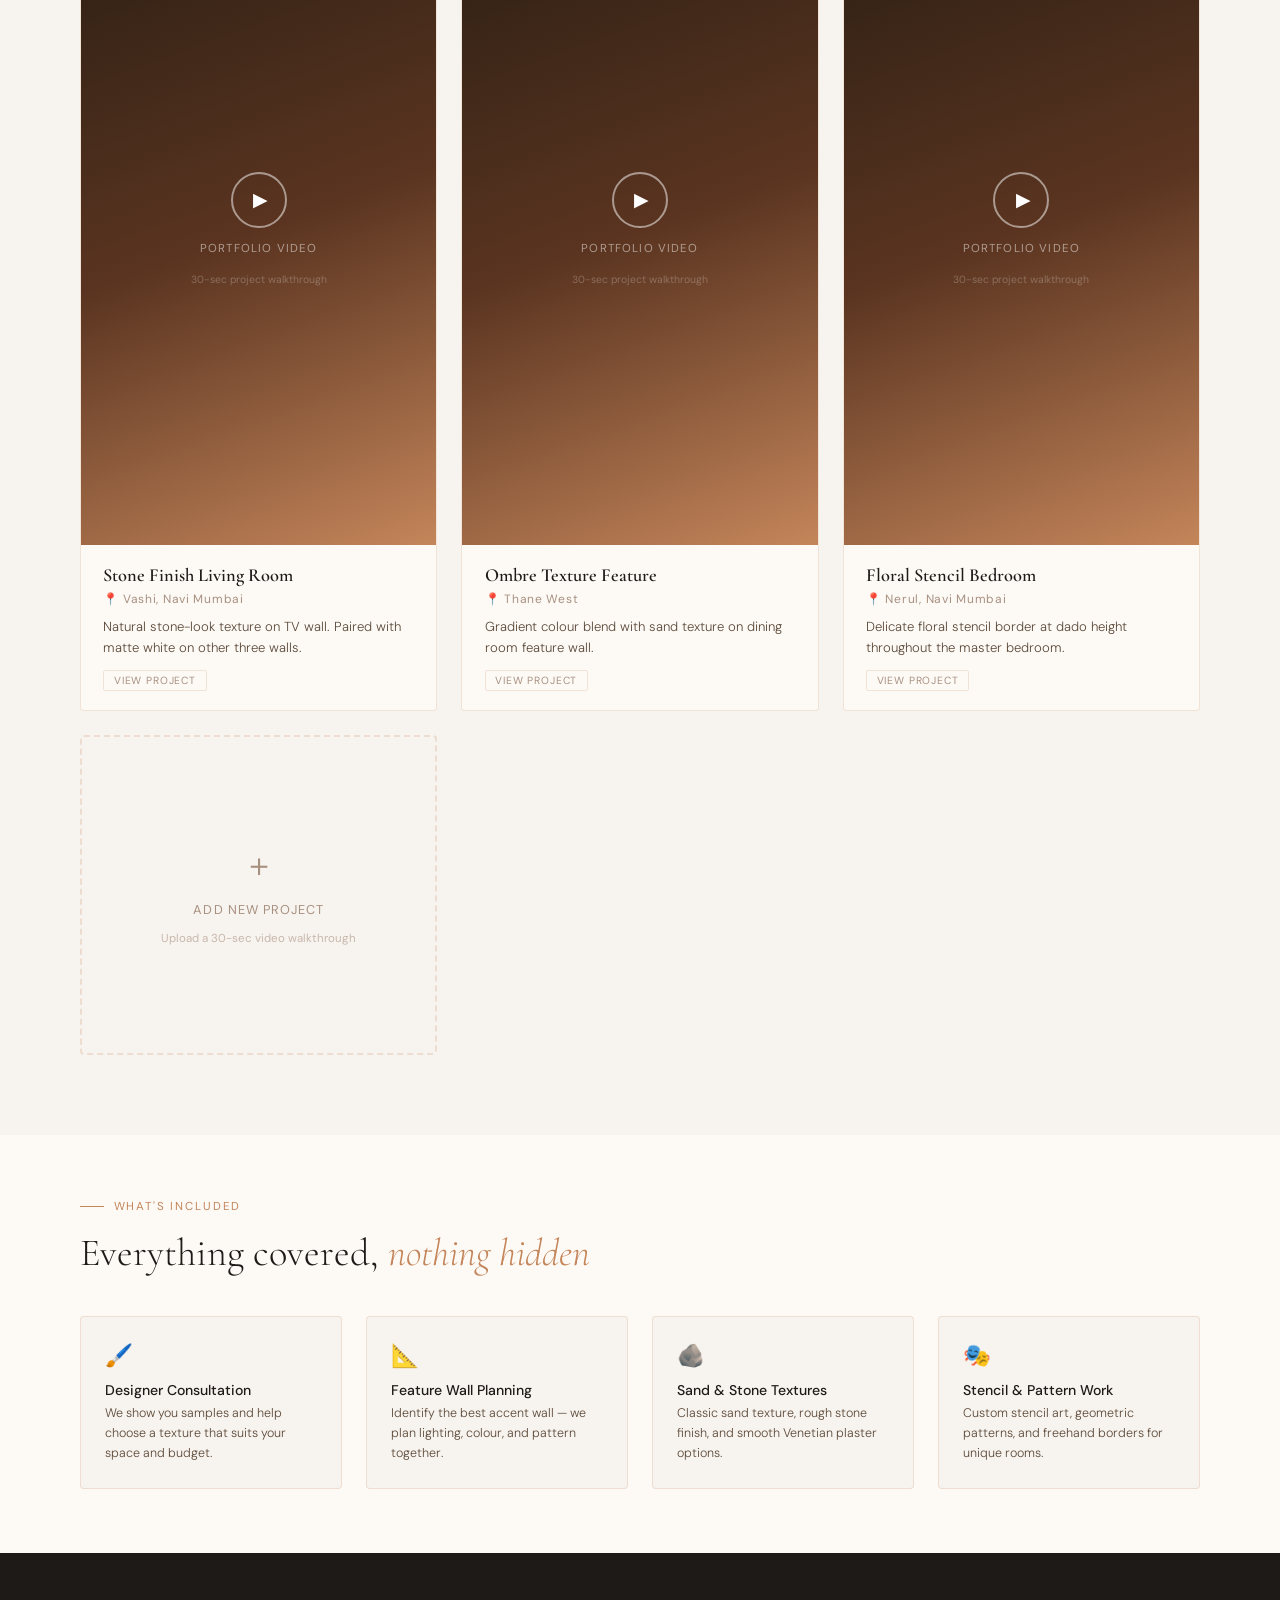
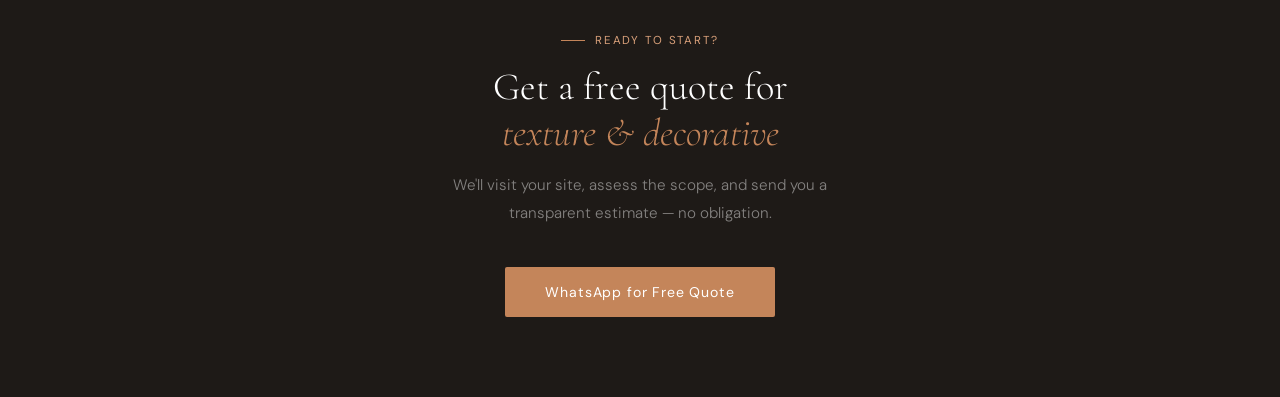
<file: texture-decorative.html>
<!DOCTYPE html>
<html lang="en">
<head>
<meta charset="UTF-8">
<meta name="viewport" content="width=device-width, initial-scale=1.0">
<title>Texture & Decorative — Ashish Painting Work, Mumbai</title>
<meta name="description" content="Sand textures, Venetian plaster, stencil art, and bespoke finishes that turn walls into conversation pieces.">
<link rel="stylesheet" href="shared.css">
</head>
<body>

<nav>
  <a href="index.html" class="nav-logo">Ashish <span>Painting</span> Work</a>
  <a href="index.html#services" class="nav-back">← All Services</a>
  <a href="https://wa.me/91XXXXXXXXXX?text=Hi%2C%20I%27m%20interested%20in%20Texture%20&%20Decorative" class="nav-cta" target="_blank">Get Free Quote</a>
</nav>

<div class="page-hero">
  <div class="page-hero-bg" style="background: linear-gradient(135deg, #1A1024, #3D2255, #8B5EA5);"></div>
  <div class="page-hero-content">
    <div class="breadcrumb"><a href="index.html">Home</a> &nbsp;/&nbsp; <a href="index.html#services">Services</a> &nbsp;/&nbsp; Texture & Decorative</div>
    <h1 class="page-title">Texture & <em>Decorative</em></h1>
    <p class="page-subtitle">Sand textures, Venetian plaster, stencil art, and bespoke finishes that turn walls into conversation pieces.</p>
  </div>
</div>

<section class="portfolio-section">
  <div class="portfolio-intro">
    <div>
      <div class="section-eyebrow">Our Work</div>
      <h2 class="section-title">Recent <em>projects</em></h2>
    </div>
    <p class="section-body" style="max-width:380px">Each video below is a 30-second walkthrough of a real project. No stock footage — only our actual work.</p>
  </div>
  <div class="portfolio-grid">
    <div class="portfolio-card">
      <div class="video-wrapper">
        <div class="video-placeholder">
          <div class="video-play-icon">▶</div>
          <div class="video-label">Portfolio Video</div>
          <div class="video-upload-hint">30-sec project walkthrough</div>
        </div>
      </div>
      <div class="card-body">
        <div class="card-title">Venetian Plaster Feature Wall</div>
        <div class="card-meta">📍 Powai, Mumbai</div>
        <p class="card-desc">Warm terracotta Venetian plaster on living room accent wall. Rich depth and sheen.</p>
        <span class="card-tag">View Project</span>
      </div>
    </div>
    <div class="portfolio-card">
      <div class="video-wrapper">
        <div class="video-placeholder">
          <div class="video-play-icon">▶</div>
          <div class="video-label">Portfolio Video</div>
          <div class="video-upload-hint">30-sec project walkthrough</div>
        </div>
      </div>
      <div class="card-body">
        <div class="card-title">Sand Texture Bedroom</div>
        <div class="card-meta">📍 Kharghar, Navi Mumbai</div>
        <p class="card-desc">Full bedroom in two-tone sand texture. Creates warmth without heavy colour.</p>
        <span class="card-tag">View Project</span>
      </div>
    </div>
    <div class="portfolio-card">
      <div class="video-wrapper">
        <div class="video-placeholder">
          <div class="video-play-icon">▶</div>
          <div class="video-label">Portfolio Video</div>
          <div class="video-upload-hint">30-sec project walkthrough</div>
        </div>
      </div>
      <div class="card-body">
        <div class="card-title">Geometric Stencil Work</div>
        <div class="card-meta">📍 Bandra, Mumbai</div>
        <p class="card-desc">Hexagonal stencil pattern on kids' room wall in 3-colour palette.</p>
        <span class="card-tag">View Project</span>
      </div>
    </div>
    <div class="portfolio-card">
      <div class="video-wrapper">
        <div class="video-placeholder">
          <div class="video-play-icon">▶</div>
          <div class="video-label">Portfolio Video</div>
          <div class="video-upload-hint">30-sec project walkthrough</div>
        </div>
      </div>
      <div class="card-body">
        <div class="card-title">Stone Finish Living Room</div>
        <div class="card-meta">📍 Vashi, Navi Mumbai</div>
        <p class="card-desc">Natural stone-look texture on TV wall. Paired with matte white on other three walls.</p>
        <span class="card-tag">View Project</span>
      </div>
    </div>
    <div class="portfolio-card">
      <div class="video-wrapper">
        <div class="video-placeholder">
          <div class="video-play-icon">▶</div>
          <div class="video-label">Portfolio Video</div>
          <div class="video-upload-hint">30-sec project walkthrough</div>
        </div>
      </div>
      <div class="card-body">
        <div class="card-title">Ombre Texture Feature</div>
        <div class="card-meta">📍 Thane West</div>
        <p class="card-desc">Gradient colour blend with sand texture on dining room feature wall.</p>
        <span class="card-tag">View Project</span>
      </div>
    </div>
    <div class="portfolio-card">
      <div class="video-wrapper">
        <div class="video-placeholder">
          <div class="video-play-icon">▶</div>
          <div class="video-label">Portfolio Video</div>
          <div class="video-upload-hint">30-sec project walkthrough</div>
        </div>
      </div>
      <div class="card-body">
        <div class="card-title">Floral Stencil Bedroom</div>
        <div class="card-meta">📍 Nerul, Navi Mumbai</div>
        <p class="card-desc">Delicate floral stencil border at dado height throughout the master bedroom.</p>
        <span class="card-tag">View Project</span>
      </div>
    </div>
    <div class="add-video-card" onclick="alert('To add a project: upload your 30-sec video to Google Drive, copy the share link, and send it to your web developer or use Netlify to redeploy with the updated file.')">
      <div class="add-icon">＋</div>
      <div class="add-label">Add New Project</div>
      <div class="add-hint">Upload a 30-sec video walkthrough</div>
    </div>
  </div>
</section>

<section class="included-section">
  <div class="section-eyebrow">What's Included</div>
  <h2 class="section-title">Everything covered, <em>nothing hidden</em></h2>
  <div class="included-grid">
      <div class="included-item">
        <div class="included-icon">🖌️</div>
        <div class="included-title">Designer Consultation</div>
        <p class="included-desc">We show you samples and help choose a texture that suits your space and budget.</p>
      </div>
      <div class="included-item">
        <div class="included-icon">📐</div>
        <div class="included-title">Feature Wall Planning</div>
        <p class="included-desc">Identify the best accent wall — we plan lighting, colour, and pattern together.</p>
      </div>
      <div class="included-item">
        <div class="included-icon">🪨</div>
        <div class="included-title">Sand & Stone Textures</div>
        <p class="included-desc">Classic sand texture, rough stone finish, and smooth Venetian plaster options.</p>
      </div>
      <div class="included-item">
        <div class="included-icon">🎭</div>
        <div class="included-title">Stencil & Pattern Work</div>
        <p class="included-desc">Custom stencil art, geometric patterns, and freehand borders for unique rooms.</p>
      </div>
  </div>
</section>

<section class="page-cta">
  <div class="section-eyebrow" style="justify-content:center;color:var(--clay-light)">Ready to Start?</div>
  <h2 class="section-title">Get a free quote for<br><em>texture & decorative</em></h2>
  <p class="section-body">We'll visit your site, assess the scope, and send you a transparent estimate — no obligation.</p>
  <a href="https://wa.me/91XXXXXXXXXX?text=Hi%2C%20I%27m%20interested%20in%20a%20quote%20for%20Texture%20&%20Decorative" class="cta-btn" target="_blank">WhatsApp for Free Quote</a>
</section>

<a href="https://wa.me/91XXXXXXXXXX" class="whatsapp-float" target="_blank">💬</a>

</body>
</html>
</file>
<file: shared.css>
@import url('https://fonts.googleapis.com/css2?family=Cormorant+Garamond:ital,wght@0,300;0,400;0,600;1,300;1,400&family=DM+Sans:wght@300;400;500&display=swap');

:root {
  --cream: #F7F3EE;
  --warm-white: #FDFAF6;
  --clay: #C4855A;
  --clay-light: #D9A07A;
  --clay-dark: #8C5230;
  --charcoal: #1E1A17;
  --mid: #5C4A3A;
  --soft: #A89080;
  --border: rgba(196,133,90,0.2);
}
*, *::before, *::after { box-sizing: border-box; margin: 0; padding: 0; }
html { scroll-behavior: smooth; }
body { font-family: 'DM Sans', sans-serif; background: var(--cream); color: var(--charcoal); overflow-x: hidden; }

nav {
  position: fixed; top: 0; left: 0; right: 0; z-index: 100;
  display: flex; justify-content: space-between; align-items: center;
  padding: 1.2rem 4rem;
  background: rgba(247,243,238,0.92); backdrop-filter: blur(12px);
  border-bottom: 1px solid var(--border);
}
.nav-logo { font-family: 'Cormorant Garamond', serif; font-size: 1.4rem; font-weight: 600; letter-spacing: 0.04em; color: var(--charcoal); text-decoration: none; }
.nav-logo span { color: var(--clay); }
.nav-back { font-size: 0.8rem; letter-spacing: 0.08em; text-transform: uppercase; text-decoration: none; color: var(--mid); display: flex; align-items: center; gap: 0.4rem; transition: color 0.2s; }
.nav-back:hover { color: var(--clay); }
.nav-cta { background: var(--clay); color: white; padding: 0.55rem 1.4rem; border-radius: 2px; font-size: 0.8rem; letter-spacing: 0.08em; text-transform: uppercase; text-decoration: none; transition: background 0.2s; }
.nav-cta:hover { background: var(--clay-dark); }

.page-hero {
  min-height: 52vh; display: flex; align-items: flex-end;
  padding: 0 5rem 4rem; padding-top: 100px;
  position: relative; overflow: hidden;
}
.page-hero-bg {
  position: absolute; inset: 0;
  background: linear-gradient(135deg, #1E1A17 0%, #3D2414 60%, var(--clay) 100%);
}
.page-hero-bg::after {
  content: ''; position: absolute; inset: 0;
  background: url("data:image/svg+xml,%3Csvg width='60' height='60' viewBox='0 0 60 60' xmlns='http://www.w3.org/2000/svg'%3E%3Cg fill='%23ffffff' fill-opacity='0.025'%3E%3Cpath d='M36 34v-4h-2v4h-4v2h4v4h2v-4h4v-2h-4zm0-30V0h-2v4h-4v2h4v4h2V6h4V4h-4zM6 34v-4H4v4H0v2h4v4h2v-4h4v-2H6zM6 4V0H4v4H0v2h4v4h2V6h4V4H6z'/%3E%3C/g%3E%3C/svg%3E");
}
.page-hero-content { position: relative; z-index: 1; }
.breadcrumb { font-size: 0.72rem; letter-spacing: 0.12em; text-transform: uppercase; color: rgba(255,255,255,0.4); margin-bottom: 1rem; }
.breadcrumb a { color: rgba(255,255,255,0.4); text-decoration: none; }
.breadcrumb a:hover { color: var(--clay-light); }
.page-title { font-family: 'Cormorant Garamond', serif; font-size: clamp(2.8rem, 5vw, 5rem); font-weight: 300; color: white; line-height: 1.05; margin-bottom: 1rem; }
.page-title em { font-style: italic; color: var(--clay-light); }
.page-subtitle { font-size: 1rem; color: rgba(255,255,255,0.55); font-weight: 300; max-width: 520px; line-height: 1.7; }

.section-eyebrow { font-size: 0.72rem; letter-spacing: 0.16em; text-transform: uppercase; color: var(--clay); margin-bottom: 1rem; display: flex; align-items: center; gap: 0.6rem; }
.section-eyebrow::before { content: ''; width: 24px; height: 1px; background: var(--clay); }
.section-title { font-family: 'Cormorant Garamond', serif; font-size: clamp(1.8rem, 3vw, 2.8rem); font-weight: 300; line-height: 1.2; color: var(--charcoal); margin-bottom: 1rem; }
.section-title em { font-style: italic; color: var(--clay); }
.section-body { font-size: 0.95rem; line-height: 1.8; color: var(--mid); font-weight: 300; }

/* PORTFOLIO GRID */
.portfolio-section { padding: 5rem; }
.portfolio-intro { display: flex; justify-content: space-between; align-items: flex-end; margin-bottom: 3rem; flex-wrap: wrap; gap: 1.5rem; }
.portfolio-grid { display: grid; grid-template-columns: repeat(3, 1fr); gap: 1.5rem; }

.portfolio-card {
  background: var(--warm-white); border-radius: 4px;
  overflow: hidden; border: 1px solid var(--border);
  transition: transform 0.3s, box-shadow 0.3s;
  cursor: pointer;
}
.portfolio-card:hover { transform: translateY(-4px); box-shadow: 0 12px 40px rgba(196,133,90,0.15); }

.video-wrapper {
  position: relative; aspect-ratio: 9/16; background: var(--charcoal);
  overflow: hidden;
}
.video-placeholder {
  width: 100%; height: 100%;
  background: linear-gradient(160deg, #2C1F14, #5A3420, var(--clay));
  display: flex; flex-direction: column; align-items: center; justify-content: center;
  gap: 0.8rem; color: white; position: relative;
}
.video-placeholder.has-video { display: none; }
.video-play-icon {
  width: 56px; height: 56px; border-radius: 50%;
  border: 2px solid rgba(255,255,255,0.5);
  display: flex; align-items: center; justify-content: center;
  font-size: 1.2rem; padding-left: 4px;
  transition: background 0.2s, border-color 0.2s;
}
.portfolio-card:hover .video-play-icon { background: var(--clay); border-color: var(--clay); }
.video-label { font-size: 0.72rem; letter-spacing: 0.1em; text-transform: uppercase; color: rgba(255,255,255,0.5); }
.video-upload-hint { font-size: 0.65rem; color: rgba(255,255,255,0.25); margin-top: 0.3rem; }

.actual-video {
  width: 100%; height: 100%; object-fit: cover; display: none;
}
.actual-video.loaded { display: block; }

.card-body { padding: 1.2rem 1.4rem; }
.card-title { font-family: 'Cormorant Garamond', serif; font-size: 1.15rem; font-weight: 600; color: var(--charcoal); margin-bottom: 0.3rem; }
.card-meta { font-size: 0.75rem; color: var(--soft); letter-spacing: 0.06em; margin-bottom: 0.6rem; }
.card-desc { font-size: 0.82rem; color: var(--mid); line-height: 1.6; font-weight: 300; }
.card-tag { display: inline-block; margin-top: 0.7rem; font-size: 0.65rem; letter-spacing: 0.08em; text-transform: uppercase; padding: 0.2rem 0.6rem; border: 1px solid var(--border); color: var(--soft); border-radius: 2px; }

/* ADD VIDEO card */
.add-video-card {
  background: transparent; border: 2px dashed var(--border); border-radius: 4px;
  aspect-ratio: unset; min-height: 320px;
  display: flex; flex-direction: column; align-items: center; justify-content: center;
  gap: 0.8rem; color: var(--soft); cursor: pointer;
  transition: border-color 0.2s, color 0.2s;
  text-align: center; padding: 2rem;
}
.add-video-card:hover { border-color: var(--clay); color: var(--clay); }
.add-icon { font-size: 2rem; }
.add-label { font-size: 0.8rem; letter-spacing: 0.08em; text-transform: uppercase; }
.add-hint { font-size: 0.72rem; color: var(--soft); opacity: 0.6; }

/* WHAT'S INCLUDED */
.included-section { padding: 4rem 5rem; background: var(--warm-white); }
.included-grid { display: grid; grid-template-columns: repeat(4, 1fr); gap: 1.5rem; margin-top: 2.5rem; }
.included-item { padding: 1.5rem; border: 1px solid var(--border); border-radius: 4px; background: var(--cream); }
.included-icon { font-size: 1.4rem; margin-bottom: 0.7rem; }
.included-title { font-size: 0.88rem; font-weight: 500; color: var(--charcoal); margin-bottom: 0.3rem; }
.included-desc { font-size: 0.78rem; color: var(--mid); line-height: 1.6; font-weight: 300; }

/* CTA */
.page-cta { background: var(--charcoal); padding: 5rem; text-align: center; }
.page-cta .section-title { color: white; max-width: 520px; margin: 0 auto 1rem; }
.page-cta .section-body { color: rgba(255,255,255,0.45); max-width: 400px; margin: 0 auto 2.5rem; }
.cta-btn { background: var(--clay); color: white; padding: 1rem 2.5rem; border-radius: 2px; font-size: 0.88rem; letter-spacing: 0.06em; text-decoration: none; display: inline-block; transition: background 0.2s, transform 0.2s; }
.cta-btn:hover { background: var(--clay-dark); transform: translateY(-1px); }

.whatsapp-float { position: fixed; bottom: 2rem; right: 2rem; z-index: 200; background: #25D366; color: white; width: 56px; height: 56px; border-radius: 50%; display: flex; align-items: center; justify-content: center; font-size: 1.5rem; text-decoration: none; box-shadow: 0 4px 20px rgba(37,211,102,0.4); transition: transform 0.2s; }
.whatsapp-float:hover { transform: scale(1.1); }

@media (max-width: 900px) {
  nav { padding: 1rem 1.5rem; }
  .page-hero { padding: 100px 1.5rem 3rem; }
  .portfolio-section, .included-section, .page-cta { padding: 3rem 1.5rem; }
  .portfolio-grid { grid-template-columns: 1fr 1fr; }
  .included-grid { grid-template-columns: 1fr 1fr; }
}
@media (max-width: 600px) {
  .portfolio-grid { grid-template-columns: 1fr; }
  .included-grid { grid-template-columns: 1fr; }
}
</file>
